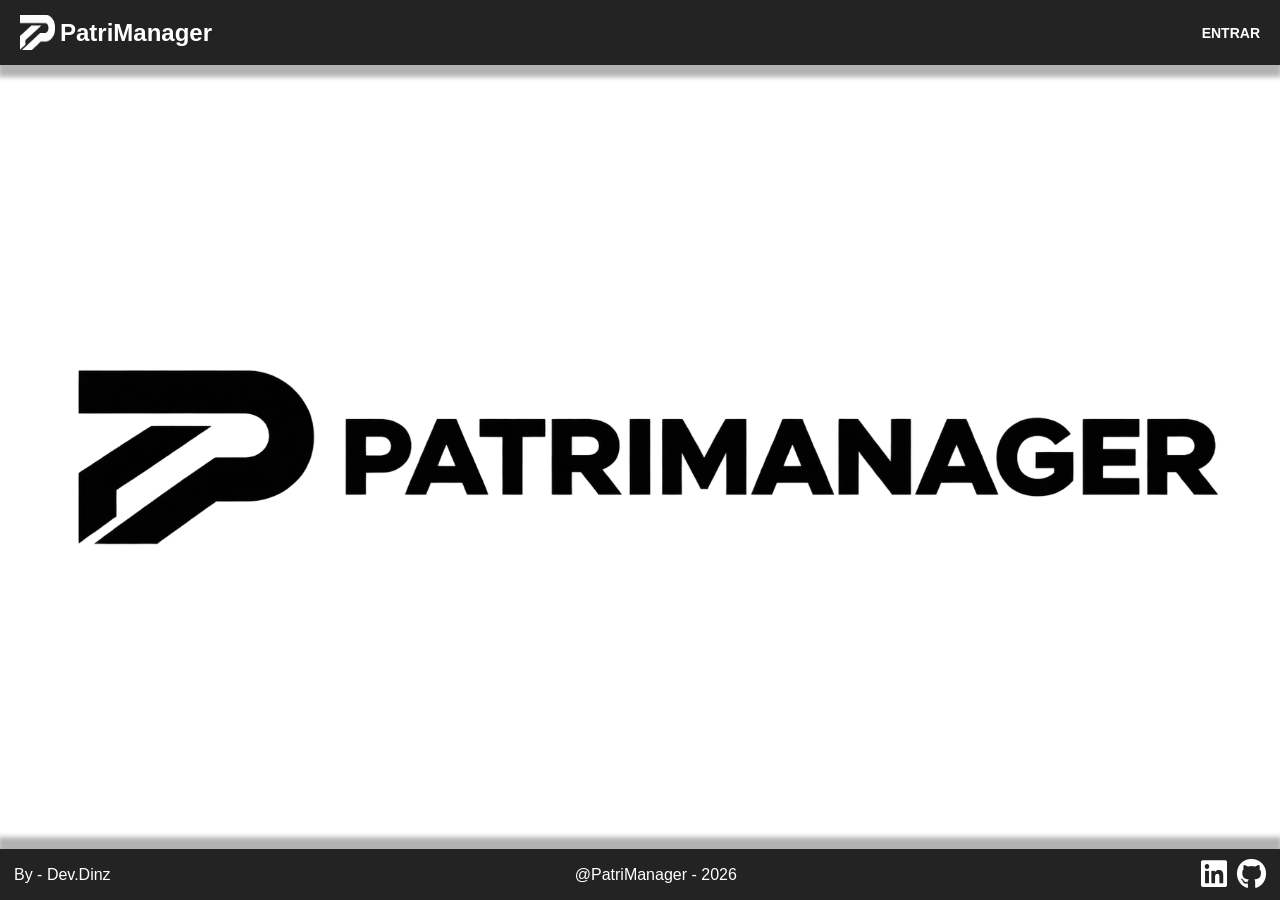
<file: index.html>
<!DOCTYPE html>
<html lang="pt-br">
<head>
    <meta charset="UTF-8">
    <meta name="viewport" content="width=device-width, initial-scale=1.0">
    
    <title> index || PatriManager </title>
    <link rel="shortcut icon" href="public/assets/icons/PatriManagerLogo/icons/iconlogowhite.png" type="image/x-icon">
    
    <link 
        rel="stylesheet" 
        href="src/css/style.css">
    <link 
        rel="stylesheet" 
        href="src/css/responsive/rep_index.css">
    <link
        rel="stylesheet"
        href="https://cdnjs.cloudflare.com/ajax/libs/font-awesome/6.5.2/css/all.min.css">

</head>
<body>

    <header>
        <div id="DivHeader">
            <div id="DivHeaderMain">
                <img src="public/assets/icons/PatriManagerLogo/icons/iconlogowhite.png" alt="">
                <a  href=""> PatriManager </a>
            </div>
            <nav>
                <a class="AHover" href="pages/entrar.html"> ENTRAR </a>
            </nav>
        </div>
    </header>

    <section>
        <div id="divSection">
            <img src="public/assets/icons/PatriManagerLogo/logodark.png" alt="">
        </div>
    </section>

    <footer>
        <p>By - Dev.Dinz</p>
        <p>@PatriManager - 2026</p>

       <div id="divfooter">
            <a class="AHover" href="https://br.linkedin.com/" target="_blank">
                <i class="fa-brands fa-linkedin fa-xl t" style="color: #ffffff;"></i>
            </a>
            <a class="AHover" href="https://github.com/01DinzDev/PatriManager" target="_blank">
                <i class="fa-brands fa-github fa-xl t" style="color: #ffffff;"></i>
            </a>
       </div>
    </footer>

    <script src="src/js/script.js"></script>
    <script src="src/utils/mostrarSenha.js"></script>
    <script src="src/services/autenticacaoService.js"></script>
    
</body>
</html>
</file>
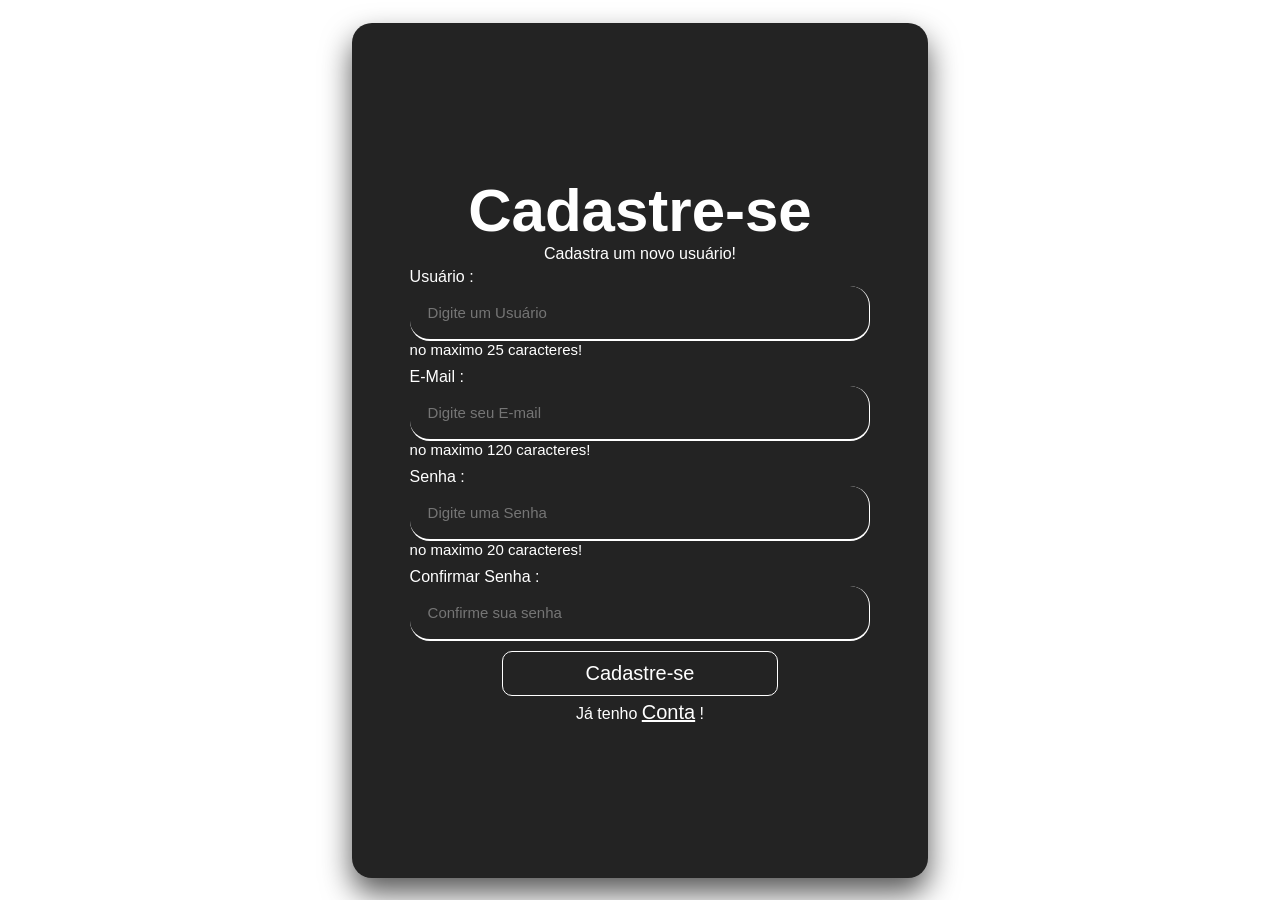
<file: pages/cadastre-se.html>
<!DOCTYPE html>
<html lang="pr-br">
<head>
    <meta charset="UTF-8">
    <meta name="viewport" content="width=device-width, initial-scale=1.0">
    <title> Cadastre-se || PatriManager </title>
    <link rel="shortcut icon" href="favicon.ico" type="image/x-icon">
    <link rel="stylesheet" href="/src/css/cadastre-se.css">
    <link rel="stylesheet" href="/src/css/responsive/r_cadastre-se.css">
</head>
<body>

    <section>
        <div>
            <h1>Cadastre-se</h1>
            <p>Cadastra um novo usuário!</p>
        </div>
        <form action="cadastro" id="formCadastro">

            <div class="DivInput">
                <label for="usuario" > Usuário : </label>
                <input 
                    type="text" 
                    name="usuario" 
                    id="usuario" 
                    minlength="3" 
                    maxlength="25"
                    placeholder="Digite um Usuário"
                    required
                >
                <span>no maximo 25 caracteres! </span>
            </div>

            <div class="DivInput">
                <label for="email" > E-Mail :</label>
                <input 
                    type="email"
                    name="email" 
                    id="email" 
                    minlength="4" 
                    maxlength="120"
                    placeholder="Digite seu E-mail"
                    required
                >
                <span>no maximo 120 caracteres! </span>
            </div>

            <div class="DivInput">
                <label for="senha" > Senha :</label>
                <input 
                    type="password" 
                    name="senha" 
                    id="senha" 
                    minlength="4" 
                    maxlength="20"
                    placeholder="Digite uma Senha"
                    required
                >
                <span>no maximo 20 caracteres! </span>
            </div>

            <div class="DivInput">
                <label for="senhaConfirma" >Confirmar Senha :</label>
                <input 
                    type="password" 
                    name="senhaConfirma" 
                    id="senhaConfirma" 
                    minlength="4" 
                    maxlength="20"
                    placeholder="Confirme sua senha"
                    required
                >
            </div>


            <button type="submit">Cadastre-se</button>
        </form>

        <p>Já tenho <a href="/pages/entrar.html">Conta</a> ! </p>
    </section>
    
    <script src="/src/js/cadastre-se.js"></script>
</body>
</html>
</file>
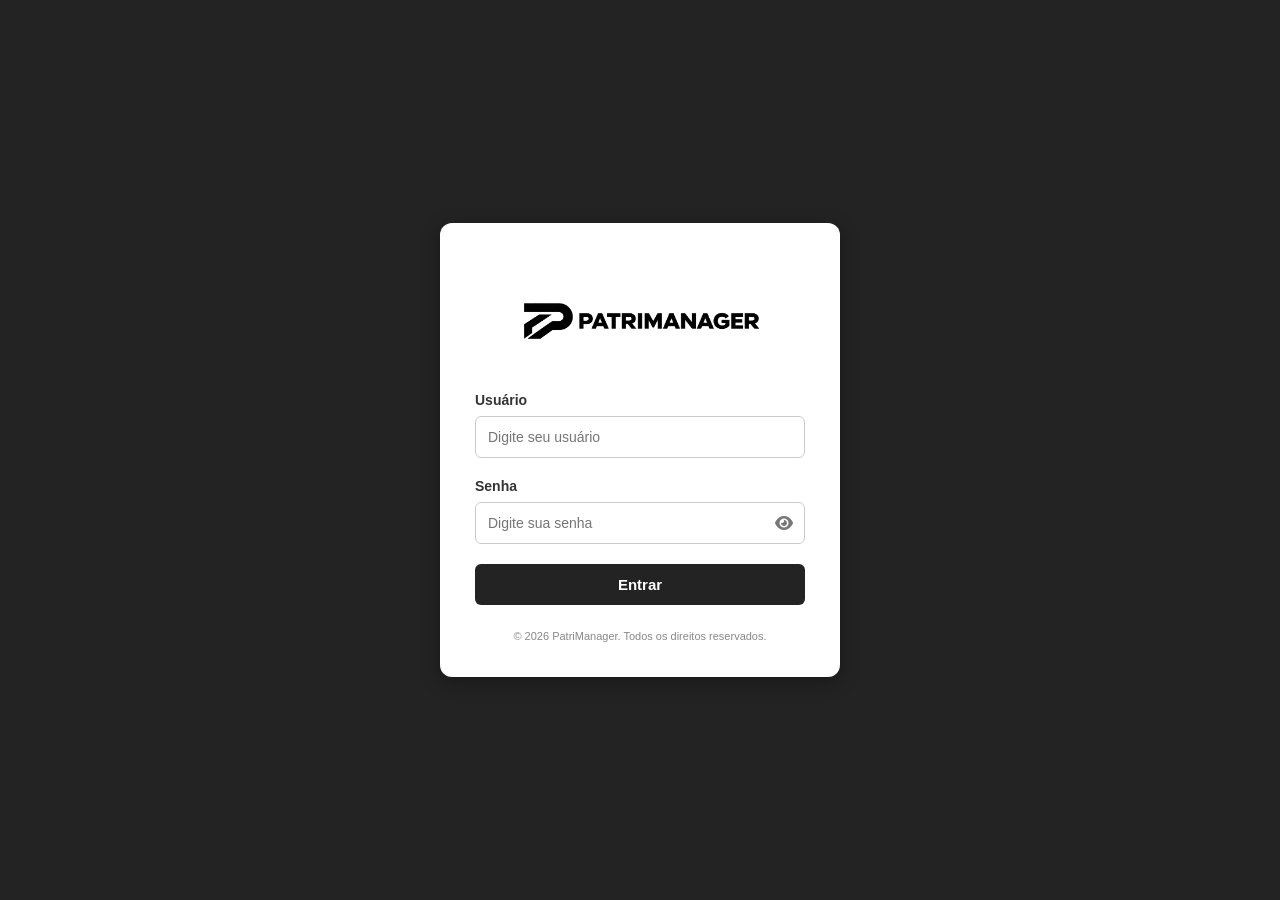
<file: pages/entrar.html>
<!DOCTYPE html>
<html lang="pt-br">
<head>

    <meta charset="UTF-8">
    <meta name="viewport" content="width=device-width, initial-scale=1.0">

    <title>Entrar || PatriManager</title>
    <link rel="shortcut icon" href="../public/assets/icons/PatriManagerLogo/icons/iconlogowhite.png" type="image/x-icon">
    <link 
        rel="stylesheet" 
        href="../src/css/entrar.css">
    <link 
        rel="stylesheet" 
        href="https://cdnjs.cloudflare.com/ajax/libs/font-awesome/6.5.2/css/all.min.css">

</head>

<body>

    <main class="LoginContainer">
        <section class="LoginCard">

            <header class="LoginHeader">
                <img id="imgLoginHeader" src="/public/assets/icons/PatriManagerLogo/logodark.png" alt="">
            </header>

            <form id="formLogin">

                <div class="InputGroup">
                    <label for="login">
                        Usuário
                    </label>

                    <input
                        type="text"
                        id="login"
                        name="login"
                        placeholder="Digite seu usuário"
                        autocomplete="username"
                        required
                    >
                </div>

                <div class="InputGroup">
                    <label for="senha">
                        Senha
                    </label>

                    <div class="PasswordContainer">
                        <input
                            type="password"
                            id="senha"
                            name="senha"
                            placeholder="Digite sua senha"
                            autocomplete="current-password"
                            required
                        >

                        <button
                            type="button"
                            id="toggleSenha"
                            aria-label="Mostrar senha"
                            aria-pressed="false"
                        >
                            <i class="fa-solid fa-eye" aria-hidden="true"></i>
                        </button>
                    </div>
                </div>

                <button type="submit" id="btnLogin">
                    Entrar
                </button>

                <p id="mensagemLogin" role="alert"></p>

            </form>

            <footer class="LoginFooter">
                <p>© 2026 PatriManager. Todos os direitos reservados.</p>
            </footer>

        </section>
    </main>

    <script src="../src/utils/mostrarSenha.js"></script>
    <script src="../src/services/autenticacaoService.js"></script>
    <script src="../src/js/script.js"></script>

</body>
</html>
</file>
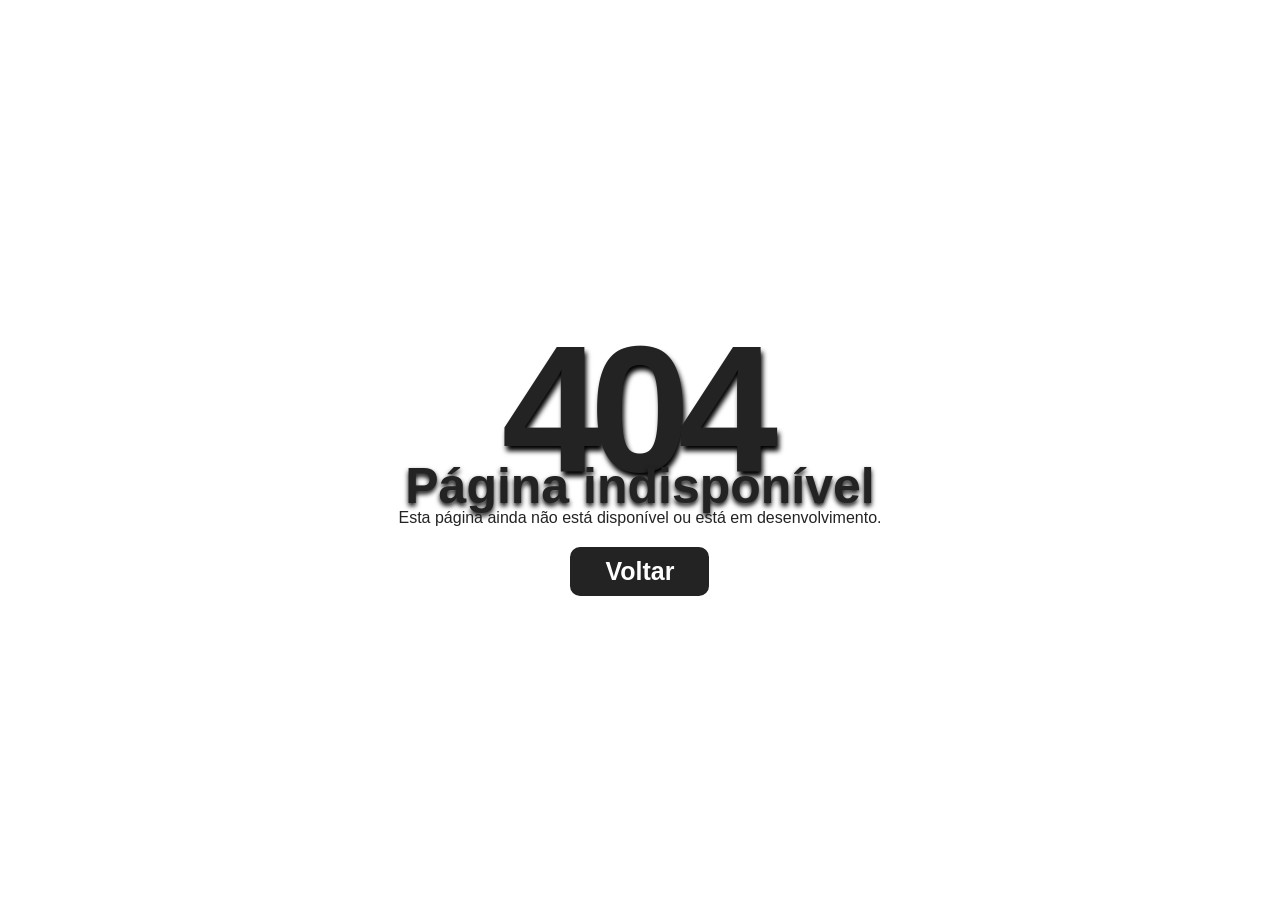
<file: pages/error404.html>
<!DOCTYPE html>
<html lang="pt-br">
<head>
    <meta charset="UTF-8">
    <meta name="viewport" content="width=device-width, initial-scale=1.0">
    <title> Error404 || PatriManager</title>
    <link rel="shortcut icon" href="#" type="image/x-icon">
    <link rel="stylesheet" href="/src/css/error404.css">
    <link rel="stylesheet" href="/src/css/responsive/r_error404.css">

</head>
<body>
    
    <div id="container1">

        <h1>404</h1>
        <div id="div1">
            <h2>Página indisponível</h2>
            <p> Esta página ainda não está disponível ou está em desenvolvimento.</p>
        </div>

        <button id="btn-voltar" >Voltar</button>

    </div>

    <script>
        const btnVoltar = document.getElementById("btn-voltar");

        btnVoltar.addEventListener("click", () => {
            history.back();
        });
    </script>
</body>
</html>
</file>
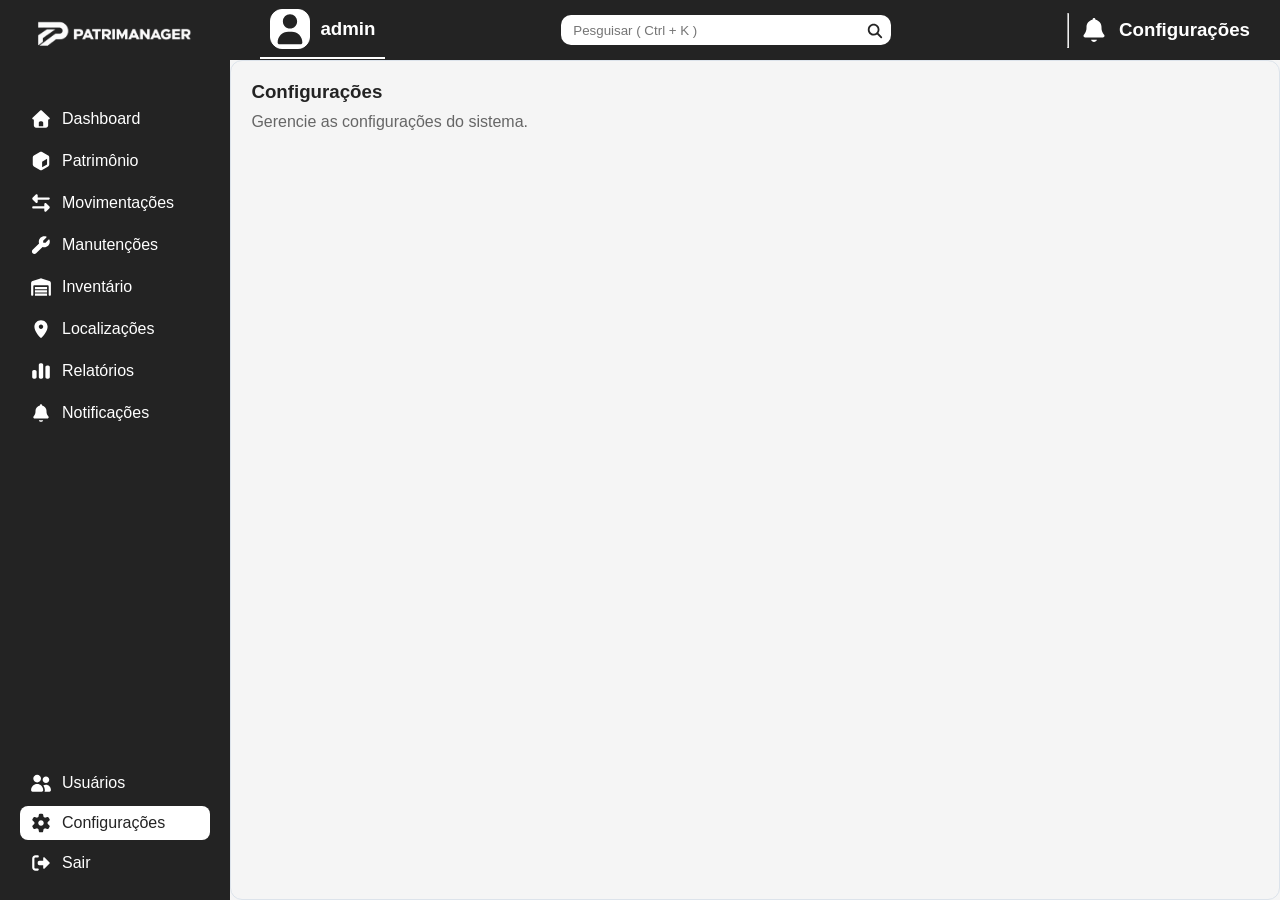
<file: pages/dashbord-pages/configuracoes.html>
<!DOCTYPE html>
<html lang="pt-br">
<head>
    <meta charset="UTF-8">
    <meta name="viewport" content="width=device-width, initial-scale=1.0">
    <title> Configurações || PatriManager </title>
    <link rel="shortcut icon" href="/public/assets/svg/dashbord/svg/Disabled-Icon/ConfiguracaoDisabled.svg" type="image/x-icon">
    <link rel="stylesheet" href="/src/css/dashbord-style/global/global.css">
    <link rel="stylesheet" href="/src/css/dashbord-style/responsive/responsive.css">
</head>
<body>

    <section class="dashboard">

        <aside class="sidebar">

            <div class="logo">
                <img src="/public/assets/icons/logomain/logowhite.png" alt="PatriManager">
            </div>

            <nav class="menu">

                <a href="home.html" class="menu-item">
                    <img src="/public/assets/svg/dashbord/svg/Disabled-Icon/HomeDisabled.svg" alt="">
                    <span>Dashboard</span>
                </a>

                <a href="patrimonio.html" class="menu-item">
                    <img src="/public/assets/svg/dashbord/svg/Disabled-Icon/PatrimoniosDisabled.svg" alt="">
                    <span>Patrimônio</span>
                </a>

                <a href="movimentacoes.html" class="menu-item">
                    <img src="/public/assets/svg/dashbord/svg/Disabled-Icon/MovimentacaoDisabled.svg" alt="">
                    <span>Movimentações</span>
                </a>

                <a href="manutencoes.html" class="menu-item">
                    <img src="/public/assets/svg/dashbord/svg/Disabled-Icon/ManutencaoDisabled.svg" alt="">
                    <span>Manutenções</span>
                </a>

                <a href="inventario.html" class="menu-item">
                    <img src="/public/assets/svg/dashbord/svg/Disabled-Icon/InventarioDisabled.svg" alt="">
                    <span>Inventário</span>
                </a>

                <a href="localizacoes.html" class="menu-item">
                    <img src="/public/assets/svg/dashbord/svg/Disabled-Icon/LocationDisabled.svg" alt="">
                    <span>Localizações</span>
                </a>

                <a href="relatorios.html" class="menu-item">
                    <img src="/public/assets/svg/dashbord/svg/Disabled-Icon/RelatoriosDisabled.svg" alt="">
                    <span>Relatórios</span>
                </a>

                <a href="notificacoes.html" class="menu-item">
                    <img src="/public/assets/svg/dashbord/svg/Disabled-Icon/NotificacoesDisabled.svg" alt="">
                    <span>Notificações</span>
                </a>

            </nav>

            <div class="sidebar-bottom">

                <a href="usuarios.html" class="menu-item">
                    <img src="/public/assets/svg/dashbord/svg/Disabled-Icon/UserDisabled.svg" alt="">
                    <span>Usuários</span>
                </a>

                <a href="configuracoes.html" class="menu-item selected">
                    <img src="/public/assets/svg/dashbord/svg/Selected-Icon/ConfiguracaoSelected.svg" alt="">
                    <span>Configurações</span>
                </a>

                <a href="/pages/entrar.html" class="menu-item sair">
                    <img src="/public/assets/svg/dashbord/svg/SaidaI.svg" alt="">
                    <span>Sair</span>
                </a>

            </div>

        </aside>

        <main class="conteudo">

            <header class="header">

                <div id="Usuarios_Log">
                    <img id="Usuarios_Log_Img" src="/public/assets/svg/dashbord/svg/UserBase.svg" alt="">
                    <h3>admin</h3>
                </div>

                
                <div id="Find_Div">
                    <input placeholder="Pesguisar ( Ctrl + K ) " id="inputFind" type="text">
                    <button id="ButtonFind"><img src="/public/assets/svg/dashbord/svg/Find_Icon.svg" alt=""></button>
                </div>


                <div id="EndHeeader">
                
                    <hr class="HrHeeader">

                <a id="aHeader" href="notificacoes.html">
                    <img src="/public/assets/svg/dashbord/svg/Disabled-Icon/NotificacoesDisabled.svg" alt="">
                </a>


                <h3>Configurações</h3>
                </div>                
            </header>

            <section class="pagina">
                <h1>Configurações</h1>
                <p>Gerencie as configurações do sistema.</p>
            </section>

        </main>

    </section>

    <script src="/src/utils/pesguisaAtalho.js"></script>

</body>
</html>
</file>
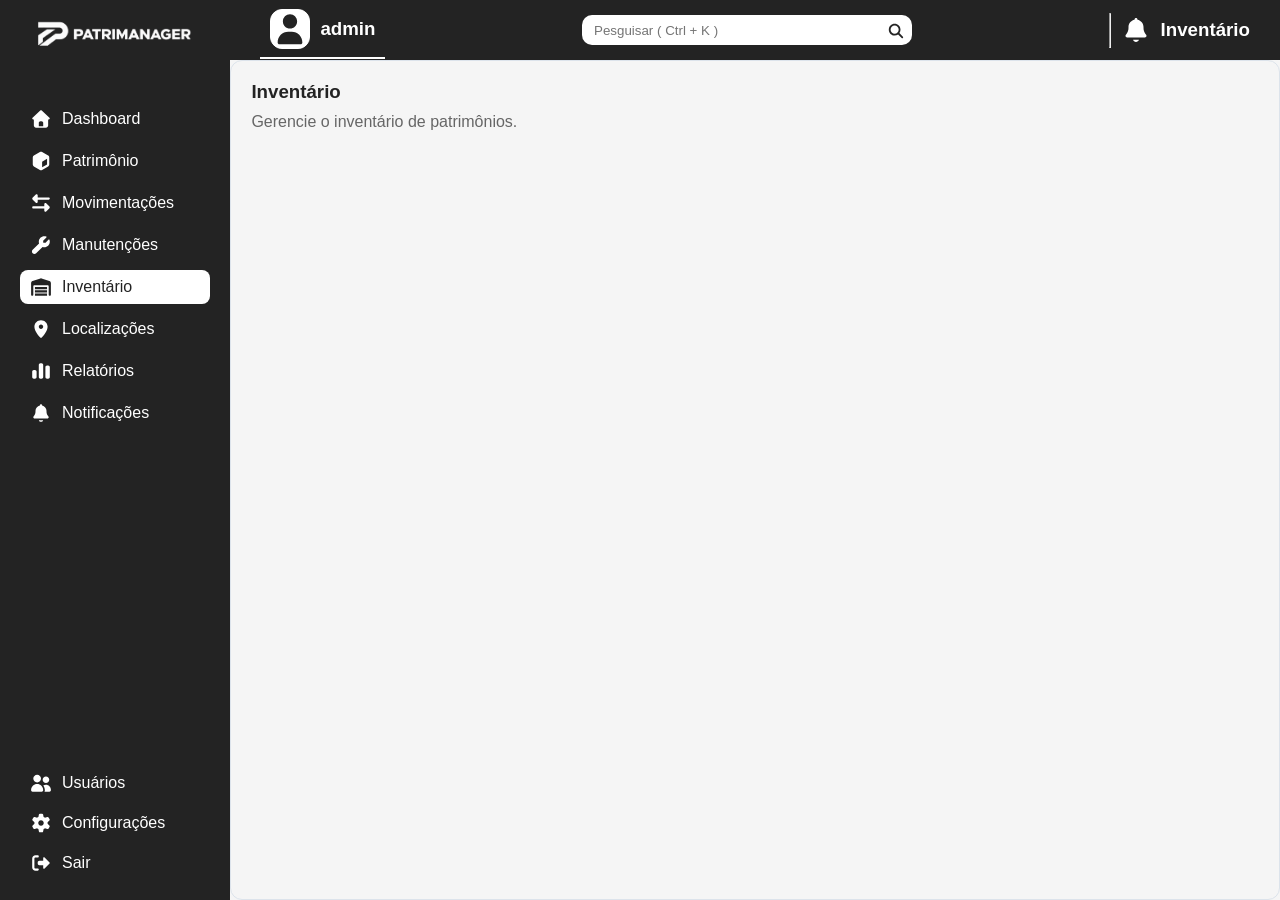
<file: pages/dashbord-pages/inventario.html>
<!DOCTYPE html>
<html lang="pt-br">

<head>
    <meta charset="UTF-8">
    <meta name="viewport" content="width=device-width, initial-scale=1.0">

    <title>Inventário || PatriManager</title>

    <link rel="shortcut icon"
        href="/public/assets/svg/dashbord/svg/Disabled-Icon/InventarioDisabled.svg"
        type="image/x-icon">

    <link rel="stylesheet"
        href="/src/css/dashbord-style/global/global.css">
    <link rel="stylesheet" href="/src/css/dashbord-style/responsive/responsive.css">
</head>

<body>

    <section class="dashboard">

        <aside class="sidebar">

            <div class="logo">
                <img src="/public/assets/icons/logomain/logowhite.png" alt="PatriManager">
            </div>

            <nav class="menu">

                <a href="home.html" class="menu-item">
                    <img src="/public/assets/svg/dashbord/svg/Disabled-Icon/HomeDisabled.svg" alt="">
                    <span>Dashboard</span>
                </a>

                <a href="patrimonio.html" class="menu-item">
                    <img src="/public/assets/svg/dashbord/svg/Disabled-Icon/PatrimoniosDisabled.svg" alt="">
                    <span>Patrimônio</span>
                </a>

                <a href="movimentacoes.html" class="menu-item">
                    <img src="/public/assets/svg/dashbord/svg/Disabled-Icon/MovimentacaoDisabled.svg" alt="">
                    <span>Movimentações</span>
                </a>

                <a href="manutencoes.html" class="menu-item">
                    <img src="/public/assets/svg/dashbord/svg/Disabled-Icon/ManutencaoDisabled.svg" alt="">
                    <span>Manutenções</span>
                </a>

                <a href="inventario.html" class="menu-item selected">
                    <img src="/public/assets/svg/dashbord/svg/Selected-Icon/InventarioSelected.svg" alt="">
                    <span>Inventário</span>
                </a>

                <a href="localizacoes.html" class="menu-item">
                    <img src="/public/assets/svg/dashbord/svg/Disabled-Icon/LocationDisabled.svg" alt="">
                    <span>Localizações</span>
                </a>

                <a href="relatorios.html" class="menu-item">
                    <img src="/public/assets/svg/dashbord/svg/Disabled-Icon/RelatoriosDisabled.svg" alt="">
                    <span>Relatórios</span>
                </a>

                <a href="notificacoes.html" class="menu-item">
                    <img src="/public/assets/svg/dashbord/svg/Disabled-Icon/NotificacoesDisabled.svg" alt="">
                    <span>Notificações</span>
                </a>

            </nav>

            <div class="sidebar-bottom">

                <a href="usuarios.html" class="menu-item">
                    <img src="/public/assets/svg/dashbord/svg/Disabled-Icon/UserDisabled.svg" alt="">
                    <span>Usuários</span>
                </a>

                <a href="configuracoes.html" class="menu-item">
                    <img src="/public/assets/svg/dashbord/svg/Disabled-Icon/ConfiguracaoDisabled.svg" alt="">
                    <span>Configurações</span>
                </a>

                <a href="/pages/entrar.html" class="menu-item sair">
                    <img src="/public/assets/svg/dashbord/svg/SaidaI.svg" alt="">
                    <span>Sair</span>
                </a>

            </div>

        </aside>

        <main class="conteudo">

            <header class="header">

                <div id="Usuarios_Log">
                    <img id="Usuarios_Log_Img" src="/public/assets/svg/dashbord/svg/UserBase.svg" alt="">
                    <h3>admin</h3>
                </div>

                <div id="Find_Div">
                    <input placeholder="Pesguisar ( Ctrl + K ) " id="inputFind" type="text">
                    <button id="ButtonFind"><img src="/public/assets/svg/dashbord/svg/Find_Icon.svg" alt=""></button>
                    
                </div>

                <div id="EndHeeader">

                <hr class="HrHeeader">

                <a id="aHeader" href="notificacoes.html">
                    <img src="/public/assets/svg/dashbord/svg/Disabled-Icon/NotificacoesDisabled.svg" alt="">
                </a>

                <h3>Inventário</h3>
                </div>

            </header>

            <section class="pagina">

                <h1>Inventário</h1>

                <p>
                    Gerencie o inventário de patrimônios.
                </p>

            </section>

        </main>

    </section>

    <script src="/src/utils/pesguisaAtalho.js"></script>

</body>

</html>
</file>
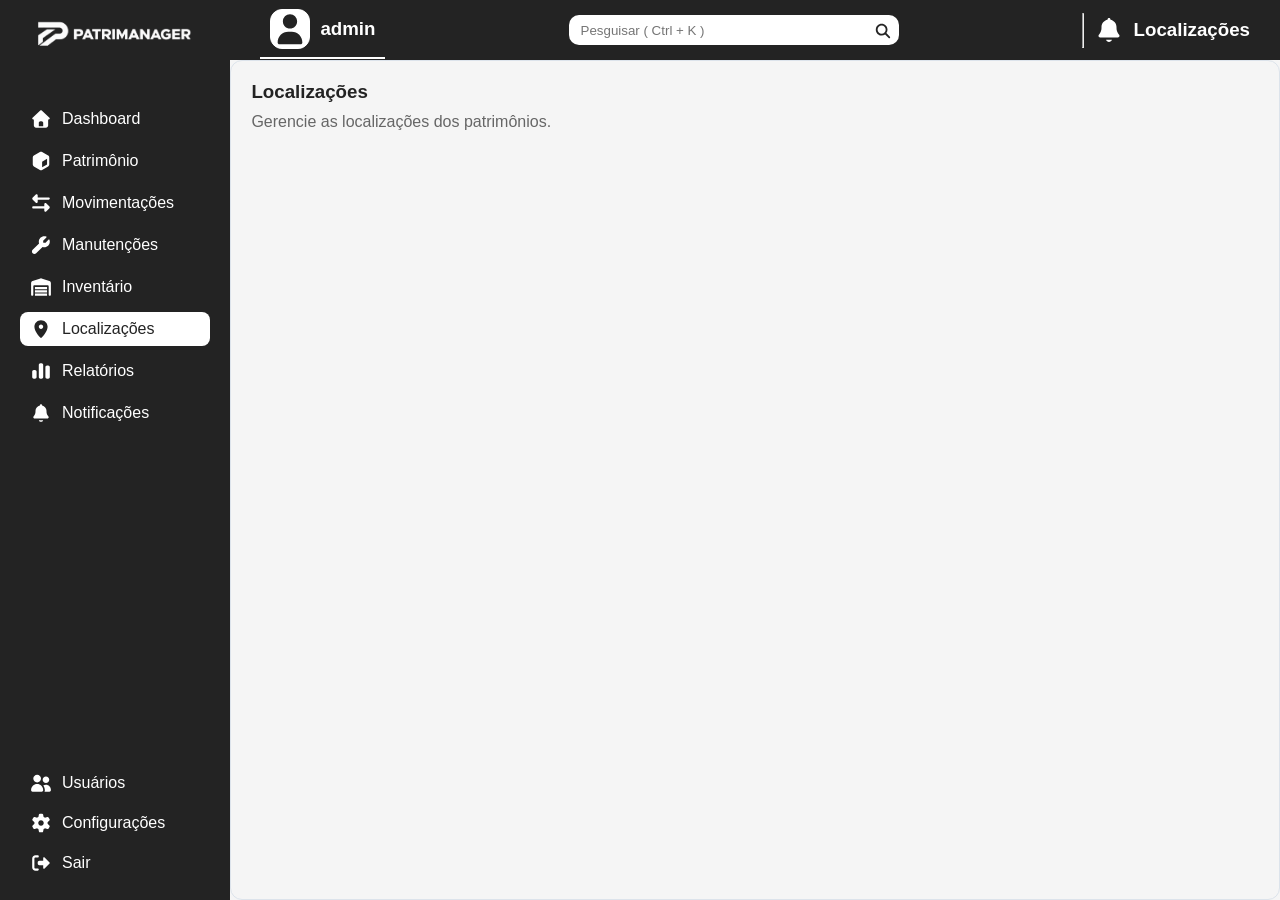
<file: pages/dashbord-pages/localizacoes.html>
<!DOCTYPE html>
<html lang="pt-br">

<head>
    <meta charset="UTF-8">
    <meta name="viewport" content="width=device-width, initial-scale=1.0">

    <title>Localizações || PatriManager</title>

    <link rel="shortcut icon"
        href="/public/assets/svg/dashbord/svg/Disabled-Icon/LocationDisabled.svg"
        type="image/x-icon">

    <link rel="stylesheet"
        href="/src/css/dashbord-style/global/global.css">
    <link rel="stylesheet" href="/src/css/dashbord-style/responsive/responsive.css">
</head>

<body>

    <section class="dashboard">

        <aside class="sidebar">

            <div class="logo">
                <img src="/public/assets/icons/logomain/logowhite.png" alt="PatriManager">
            </div>

            <nav class="menu">

                <a href="home.html" class="menu-item">
                    <img src="/public/assets/svg/dashbord/svg/Disabled-Icon/HomeDisabled.svg" alt="">
                    <span>Dashboard</span>
                </a>

                <a href="patrimonio.html" class="menu-item">
                    <img src="/public/assets/svg/dashbord/svg/Disabled-Icon/PatrimoniosDisabled.svg" alt="">
                    <span>Patrimônio</span>
                </a>

                <a href="movimentacoes.html" class="menu-item">
                    <img src="/public/assets/svg/dashbord/svg/Disabled-Icon/MovimentacaoDisabled.svg" alt="">
                    <span>Movimentações</span>
                </a>

                <a href="manutencoes.html" class="menu-item">
                    <img src="/public/assets/svg/dashbord/svg/Disabled-Icon/ManutencaoDisabled.svg" alt="">
                    <span>Manutenções</span>
                </a>

                <a href="inventario.html" class="menu-item">
                    <img src="/public/assets/svg/dashbord/svg/Disabled-Icon/InventarioDisabled.svg" alt="">
                    <span>Inventário</span>
                </a>

                <a href="localizacoes.html" class="menu-item selected">
                    <img src="/public/assets/svg/dashbord/svg/Selected-Icon/LocationSelected.svg" alt="">
                    <span>Localizações</span>
                </a>

                <a href="relatorios.html" class="menu-item">
                    <img src="/public/assets/svg/dashbord/svg/Disabled-Icon/RelatoriosDisabled.svg" alt="">
                    <span>Relatórios</span>
                </a>

                <a href="notificacoes.html" class="menu-item">
                    <img src="/public/assets/svg/dashbord/svg/Disabled-Icon/NotificacoesDisabled.svg" alt="">
                    <span>Notificações</span>
                </a>

            </nav>

            <div class="sidebar-bottom">

                <a href="usuarios.html" class="menu-item">
                    <img src="/public/assets/svg/dashbord/svg/Disabled-Icon/UserDisabled.svg" alt="">
                    <span>Usuários</span>
                </a>

                <a href="configuracoes.html" class="menu-item">
                    <img src="/public/assets/svg/dashbord/svg/Disabled-Icon/ConfiguracaoDisabled.svg" alt="">
                    <span>Configurações</span>
                </a>

                <a href="/pages/entrar.html" class="menu-item sair">
                    <img src="/public/assets/svg/dashbord/svg/SaidaI.svg" alt="">
                    <span>Sair</span>
                </a>

            </div>

        </aside>

        <main class="conteudo">

            <header class="header">

                <div id="Usuarios_Log">
                    <img id="Usuarios_Log_Img" src="/public/assets/svg/dashbord/svg/UserBase.svg" alt="">
                    <h3>admin</h3>
                </div>

                <div id="Find_Div">
                    <input placeholder="Pesguisar ( Ctrl + K ) " id="inputFind" type="text">
                    <button id="ButtonFind"><img src="/public/assets/svg/dashbord/svg/Find_Icon.svg" alt=""></button>
                    
                </div>


                <div id="EndHeeader">

                <hr class="HrHeeader">

                <a id="aHeader" href="notificacoes.html">
                    <img src="/public/assets/svg/dashbord/svg/Disabled-Icon/NotificacoesDisabled.svg" alt="">
                </a>

                <h3>Localizações</h3>
                </div>

            </header>

            <section class="pagina">

                <h1>Localizações</h1>

                <p>
                    Gerencie as localizações dos patrimônios.
                </p>

            </section>

        </main>

    </section>

    <script src="/src/utils/pesguisaAtalho.js"></script>

</body>

</html>
</file>
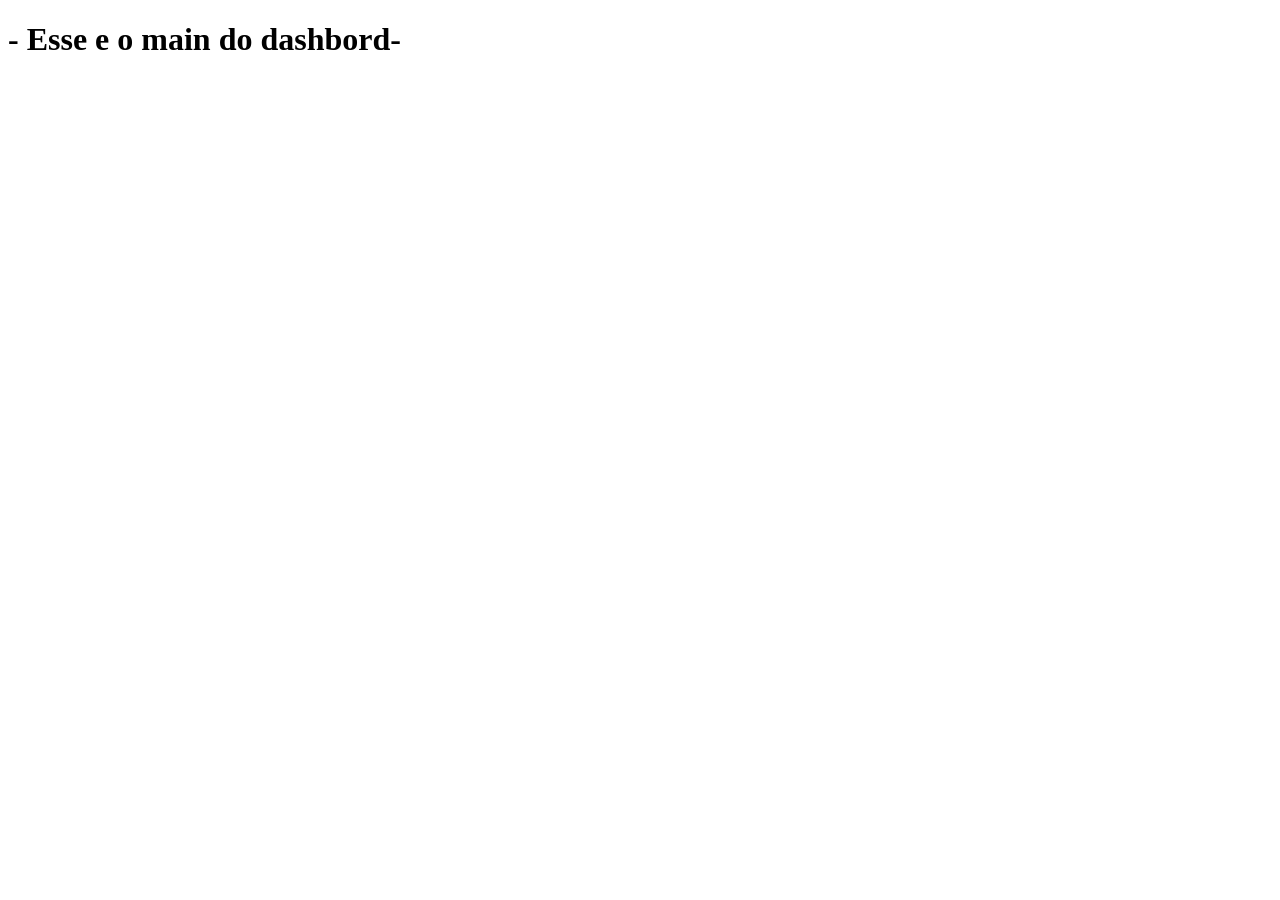
<file: pages/dashbord-pages/main.html>
<!DOCTYPE html>
<html lang="pt">
<head>
    <meta charset="UTF-8">
    <meta name="viewport" content="width=device-width, initial-scale=1.0">
    <title> Dashboard || PatriManager </title>
</head>
<body>
    <h1>- Esse e o main do dashbord-</h1>
</body>
</html>
</file>
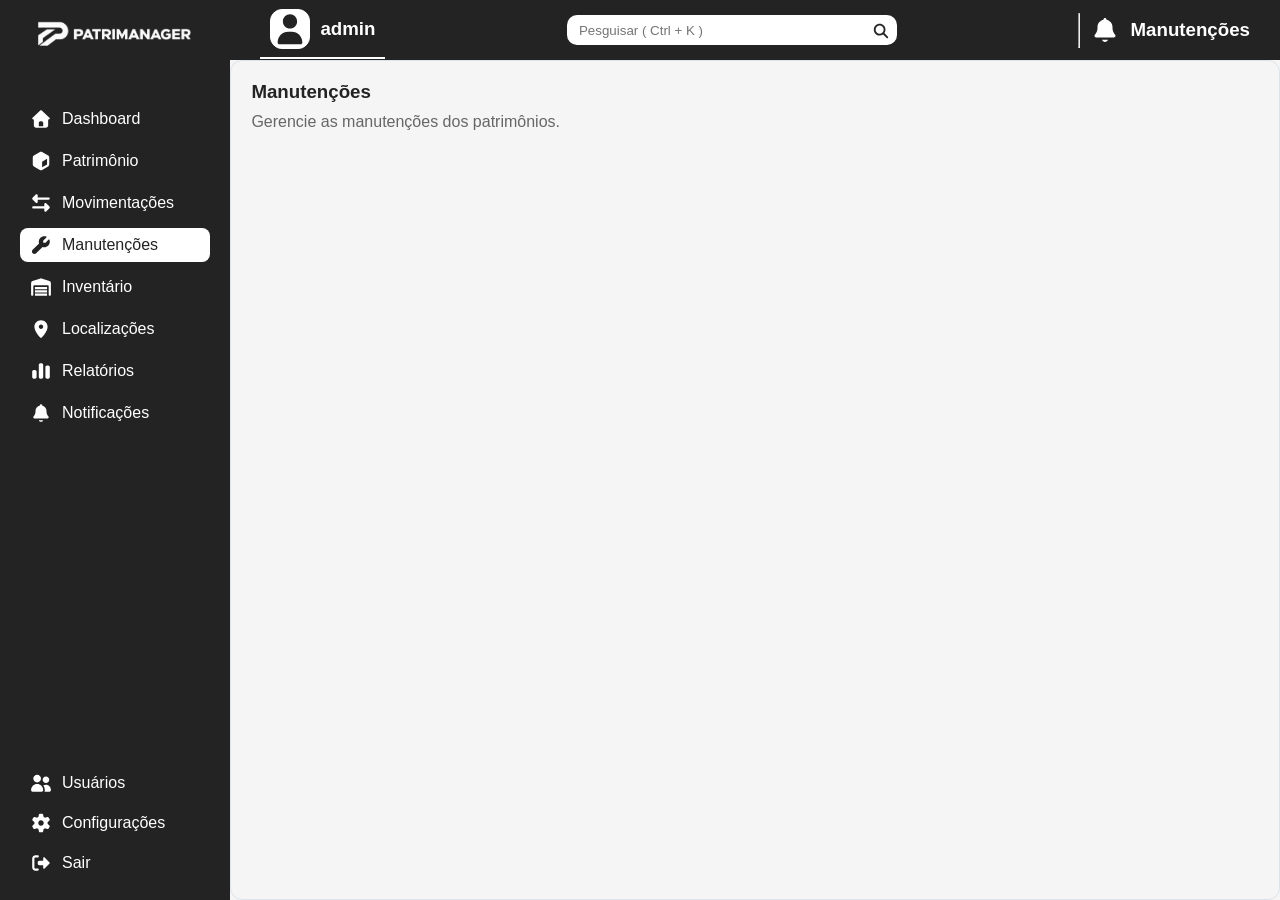
<file: pages/dashbord-pages/manutencoes.html>
<!DOCTYPE html>
<html lang="pt-br">

<head>
    <meta charset="UTF-8">
    <meta name="viewport" content="width=device-width, initial-scale=1.0">

    <title>Manutenções || PatriManager</title>

    <link rel="shortcut icon"
        href="/public/assets/svg/dashbord/svg/Disabled-Icon/ManutencaoDisabled.svg"
        type="image/x-icon">

    <link rel="stylesheet"
        href="/src/css/dashbord-style/global/global.css">
    <link rel="stylesheet" href="/src/css/dashbord-style/responsive/responsive.css">
</head>

<body>

    <section class="dashboard">

        <aside class="sidebar">

            <div class="logo">
                <img src="/public/assets/icons/logomain/logowhite.png" alt="PatriManager">
            </div>

            <nav class="menu">

                <a href="home.html" class="menu-item">
                    <img src="/public/assets/svg/dashbord/svg/Disabled-Icon/HomeDisabled.svg" alt="">
                    <span>Dashboard</span>
                </a>

                <a href="patrimonio.html" class="menu-item">
                    <img src="/public/assets/svg/dashbord/svg/Disabled-Icon/PatrimoniosDisabled.svg" alt="">
                    <span>Patrimônio</span>
                </a>

                <a href="movimentacoes.html" class="menu-item">
                    <img src="/public/assets/svg/dashbord/svg/Disabled-Icon/MovimentacaoDisabled.svg" alt="">
                    <span>Movimentações</span>
                </a>

                <a href="manutencoes.html" class="menu-item selected">
                    <img src="/public/assets/svg/dashbord/svg/Selected-Icon/ManutencaoSelected.svg" alt="">
                    <span>Manutenções</span>
                </a>

                <a href="inventario.html" class="menu-item">
                    <img src="/public/assets/svg/dashbord/svg/Disabled-Icon/InventarioDisabled.svg" alt="">
                    <span>Inventário</span>
                </a>

                <a href="localizacoes.html" class="menu-item">
                    <img src="/public/assets/svg/dashbord/svg/Disabled-Icon/LocationDisabled.svg" alt="">
                    <span>Localizações</span>
                </a>

                <a href="relatorios.html" class="menu-item">
                    <img src="/public/assets/svg/dashbord/svg/Disabled-Icon/RelatoriosDisabled.svg" alt="">
                    <span>Relatórios</span>
                </a>

                <a href="notificacoes.html" class="menu-item">
                    <img src="/public/assets/svg/dashbord/svg/Disabled-Icon/NotificacoesDisabled.svg" alt="">
                    <span>Notificações</span>
                </a>

            </nav>

            <div class="sidebar-bottom">

                <a href="usuarios.html" class="menu-item">
                    <img src="/public/assets/svg/dashbord/svg/Disabled-Icon/UserDisabled.svg" alt="">
                    <span>Usuários</span>
                </a>

                <a href="configuracoes.html" class="menu-item">
                    <img src="/public/assets/svg/dashbord/svg/Disabled-Icon/ConfiguracaoDisabled.svg" alt="">
                    <span>Configurações</span>
                </a>

                <a href="/pages/entrar.html" class="menu-item sair">
                    <img src="/public/assets/svg/dashbord/svg/SaidaI.svg" alt="">
                    <span>Sair</span>
                </a>

            </div>

        </aside>

        <main class="conteudo">

            <header class="header">

                <div id="Usuarios_Log">
                    <img id="Usuarios_Log_Img" src="/public/assets/svg/dashbord/svg/UserBase.svg" alt="">
                    <h3>admin</h3>
                </div>

                <div id="Find_Div">
                    <input placeholder="Pesguisar ( Ctrl + K ) " id="inputFind" type="text">
                    <button id="ButtonFind"><img src="/public/assets/svg/dashbord/svg/Find_Icon.svg" alt=""></button>

                </div>


                <div id="EndHeeader">

                    <hr class="HrHeeader">

                <a id="aHeader" href="notificacoes.html">
                    <img src="/public/assets/svg/dashbord/svg/Disabled-Icon/NotificacoesDisabled.svg" alt="">
                </a>

                <h3>Manutenções</h3>
                </div>

            </header>

            <section class="pagina">

                <h1>Manutenções</h1>

                <p>
                    Gerencie as manutenções dos patrimônios.
                </p>

            </section>

        </main>

    </section>

    <script src="/src/utils/pesguisaAtalho.js"></script>
    
</body>

</html>
</file>
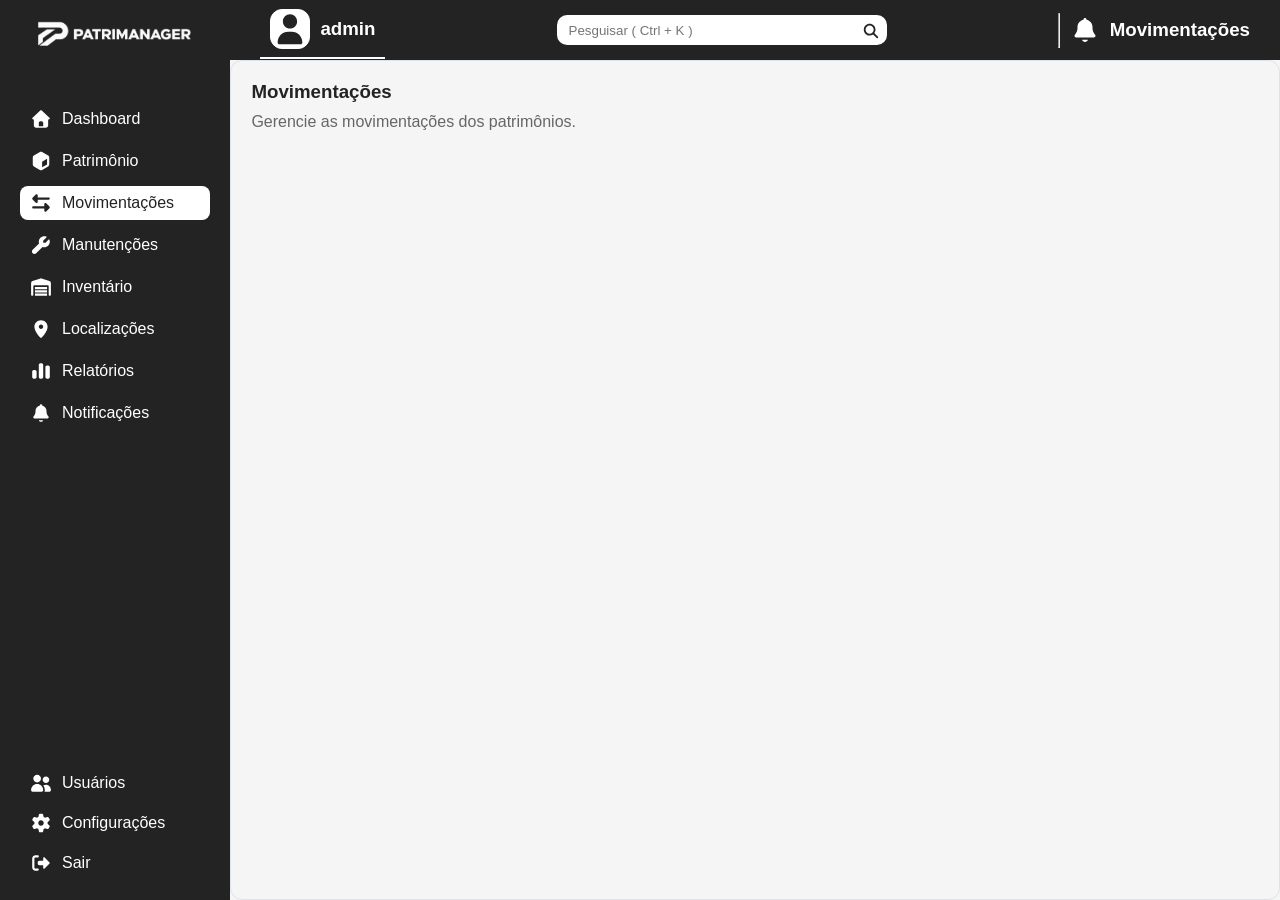
<file: pages/dashbord-pages/movimentacoes.html>
<!DOCTYPE html>
<html lang="pt-br">

<head>
    <meta charset="UTF-8">
    <meta name="viewport" content="width=device-width, initial-scale=1.0">

    <title>Movimentações || PatriManager</title>

    <link rel="shortcut icon"
        href="/public/assets/svg/dashbord/svg/Disabled-Icon/MovimentacaoDisabled.svg"
        type="image/x-icon">

    <link rel="stylesheet"
        href="/src/css/dashbord-style/global/global.css">
    <link rel="stylesheet" href="/src/css/dashbord-style/responsive/responsive.css">
</head>

<body>

    <section class="dashboard">

        <aside class="sidebar">

            <div class="logo">
                <img src="/public/assets/icons/logomain/logowhite.png" alt="PatriManager">
            </div>

            <nav class="menu">

                <a href="home.html" class="menu-item">
                    <img src="/public/assets/svg/dashbord/svg/Disabled-Icon/HomeDisabled.svg" alt="">
                    <span>Dashboard</span>
                </a>

                <a href="patrimonio.html" class="menu-item">
                    <img src="/public/assets/svg/dashbord/svg/Disabled-Icon/PatrimoniosDisabled.svg" alt="">
                    <span>Patrimônio</span>
                </a>

                <a href="movimentacoes.html" class="menu-item selected">
                    <img src="/public/assets/svg/dashbord/svg/Selected-Icon/MovimentacaoSelected.svg" alt="">
                    <span>Movimentações</span>
                </a>

                <a href="manutencoes.html" class="menu-item">
                    <img src="/public/assets/svg/dashbord/svg/Disabled-Icon/ManutencaoDisabled.svg" alt="">
                    <span>Manutenções</span>
                </a>

                <a href="inventario.html" class="menu-item">
                    <img src="/public/assets/svg/dashbord/svg/Disabled-Icon/InventarioDisabled.svg" alt="">
                    <span>Inventário</span>
                </a>

                <a href="localizacoes.html" class="menu-item">
                    <img src="/public/assets/svg/dashbord/svg/Disabled-Icon/LocationDisabled.svg" alt="">
                    <span>Localizações</span>
                </a>

                <a href="relatorios.html" class="menu-item">
                    <img src="/public/assets/svg/dashbord/svg/Disabled-Icon/RelatoriosDisabled.svg" alt="">
                    <span>Relatórios</span>
                </a>

                <a href="notificacoes.html" class="menu-item">
                    <img src="/public/assets/svg/dashbord/svg/Disabled-Icon/NotificacoesDisabled.svg" alt="">
                    <span>Notificações</span>
                </a>

            </nav>

            <div class="sidebar-bottom">

                <a href="usuarios.html" class="menu-item">
                    <img src="/public/assets/svg/dashbord/svg/Disabled-Icon/UserDisabled.svg" alt="">
                    <span>Usuários</span>
                </a>

                <a href="configuracoes.html" class="menu-item">
                    <img src="/public/assets/svg/dashbord/svg/Disabled-Icon/ConfiguracaoDisabled.svg" alt="">
                    <span>Configurações</span>
                </a>

                <a href="/pages/entrar.html" class="menu-item sair">
                    <img src="/public/assets/svg/dashbord/svg/SaidaI.svg" alt="">
                    <span>Sair</span>
                </a>

            </div>

        </aside>

        <main class="conteudo">

            <header class="header">

                <div id="Usuarios_Log">
                    <img id="Usuarios_Log_Img" src="/public/assets/svg/dashbord/svg/UserBase.svg" alt="">
                    <h3>admin</h3>
                </div>

                <div id="Find_Div">
                    <input placeholder="Pesguisar ( Ctrl + K ) " id="inputFind" type="text">
                    <button id="ButtonFind"><img src="/public/assets/svg/dashbord/svg/Find_Icon.svg" alt=""></button>
                    
                </div>


                <div id="EndHeeader">

                    <hr class="HrHeeader">

                <a id="aHeader" href="notificacoes.html">
                    <img src="/public/assets/svg/dashbord/svg/Disabled-Icon/NotificacoesDisabled.svg" alt="">
                </a>

                <h3>Movimentações</h3>
                
                </div>

            </header>

            <section class="pagina">

                <h1>Movimentações</h1>

                <p>
                    Gerencie as movimentações dos patrimônios.
                </p>

            </section>

        </main>

    </section>

    <script src="/src/utils/pesguisaAtalho.js"></script>

</body>

</html>
</file>
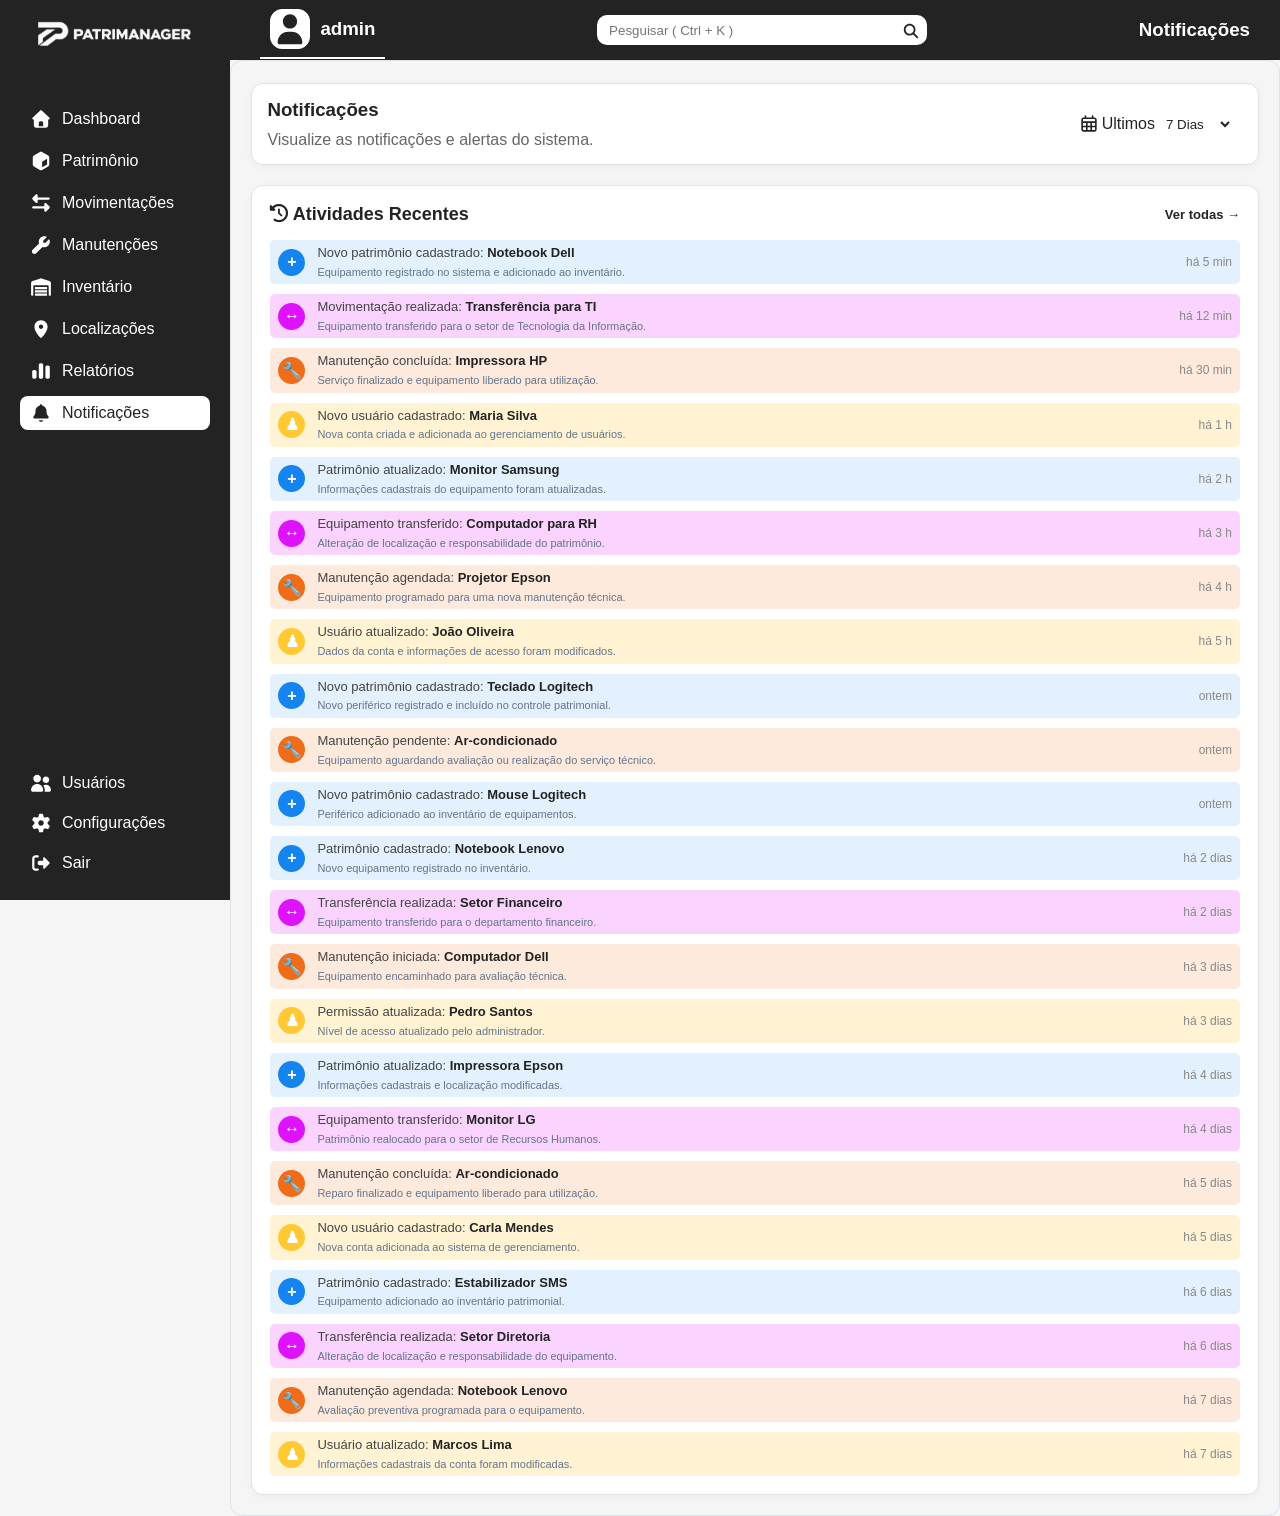
<file: pages/dashbord-pages/notificacoes.html>
<!DOCTYPE html>
<html lang="pt-br">
<head>
    <meta charset="UTF-8">
    <meta name="viewport" content="width=device-width, initial-scale=1.0">
    <title>Notificações || PatriManager</title>
    <link 
        rel="shortcut icon" 
        href="/public/assets/svg/dashbord/svg/Disabled-Icon/NotificacoesDisabled.svg" type="image/x-icon">
    <link 
        rel="stylesheet" 
        href="/src/css/dashbord-style/global/global.css">
    <link 
        rel="stylesheet" 
        href="/src/css/dashbord-style/responsive/responsive.css">
    <link
        rel="stylesheet"
        href="https://cdnjs.cloudflare.com/ajax/libs/font-awesome/6.5.2/css/all.min.css">
</head>
<body>

    <section class="dashboard">

        <aside class="sidebar">

            <div class="logo">
                <img src="/public/assets/icons/logomain/logowhite.png" alt="PatriManager">
            </div>

            <nav class="menu">

                <a href="home.html" class="menu-item">
                    <img src="/public/assets/svg/dashbord/svg/Disabled-Icon/HomeDisabled.svg" alt="">
                    <span>Dashboard</span>
                </a>

                <a href="patrimonio.html" class="menu-item">
                    <img src="/public/assets/svg/dashbord/svg/Disabled-Icon/PatrimoniosDisabled.svg" alt="">
                    <span>Patrimônio</span>
                </a>

                <a href="movimentacoes.html" class="menu-item">
                    <img src="/public/assets/svg/dashbord/svg/Disabled-Icon/MovimentacaoDisabled.svg" alt="">
                    <span>Movimentações</span>
                </a>

                <a href="manutencoes.html" class="menu-item">
                    <img src="/public/assets/svg/dashbord/svg/Disabled-Icon/ManutencaoDisabled.svg" alt="">
                    <span>Manutenções</span>
                </a>

                <a href="inventario.html" class="menu-item">
                    <img src="/public/assets/svg/dashbord/svg/Disabled-Icon/InventarioDisabled.svg" alt="">
                    <span>Inventário</span>
                </a>

                <a href="localizacoes.html" class="menu-item">
                    <img src="/public/assets/svg/dashbord/svg/Disabled-Icon/LocationDisabled.svg" alt="">
                    <span>Localizações</span>
                </a>

                <a href="relatorios.html" class="menu-item">
                    <img src="/public/assets/svg/dashbord/svg/Disabled-Icon/RelatoriosDisabled.svg" alt="">
                    <span>Relatórios</span>
                </a>

                <a href="notificacoes.html" class="menu-item selected">
                    <img src="/public/assets/svg/dashbord/svg/Selected-Icon/NotificacoesSelected.svg" alt="">
                    <span>Notificações</span>
                </a>

            </nav>

            <div class="sidebar-bottom">

                <a href="usuarios.html" class="menu-item">
                    <img src="/public/assets/svg/dashbord/svg/Disabled-Icon/UserDisabled.svg" alt="">
                    <span>Usuários</span>
                </a>

                <a href="configuracoes.html" class="menu-item">
                    <img src="/public/assets/svg/dashbord/svg/Disabled-Icon/ConfiguracaoDisabled.svg" alt="">
                    <span>Configurações</span>
                </a>

                <a href="/pages/entrar.html" class="menu-item sair">
                    <img src="/public/assets/svg/dashbord/svg/SaidaI.svg" alt="">
                    <span>Sair</span>
                </a>

            </div>

        </aside>

        <main class="conteudo">

            <header class="header">

                <div id="Usuarios_Log">
                    <img id="Usuarios_Log_Img" src="/public/assets/svg/dashbord/svg/UserBase.svg" alt="">
                    <h3>admin</h3>
                </div>

                <div id="Find_Div">
                    <input placeholder="Pesguisar ( Ctrl + K ) " id="inputFind" type="text">
                    <button id="ButtonFind"><img src="/public/assets/svg/dashbord/svg/Find_Icon.svg" alt=""></button>

                </div>

                <h3>Notificações</h3>

            </header>

            <section class="pagina">

                <div class="Div_Header1">
                    <div>
                        <h1>Notificações</h1>
                        <p>Visualize as notificações e alertas do sistema.</p>
                    </div>

                    <div id="DiasDiv">
                        <img id="CalendarCategoriaImg" src="/public/assets/svg/dashbord/svg/Calendar.svg" alt="">
                        <label for="categoria "> Ultimos </label>
                        <select id="categoria" name="categoria">
                            <option value="7dias"> 7 Dias</option>
                            <option value="30dias">30 Dias</option>
                            <option value="1mes">1 mês</option>
                            <option value="3mes">3 Mês</option>
                            <option value="6mes">6 Mês</option>
                            <option value="1ano">1 Ano</option>
                            <option value="max"> Max </option>
                        </select>

                    </div>
                </div>

                <section class="AtividadesRecentes">

                    <div class="AtividadesHeader">
                        <h2>
                            <i class="fa-solid fa-clock-rotate-left" style="color: #232323;"></i>
                            Atividades Recentes
                        </h2>

                        <a href="notificacoes.html" class="BotaoVerTodas">
                            Ver todas →
                        </a>
                    </div>

                    <div class="ListaAtividades">

                        <!-- MINUTOS ATRÁS -->

                        <div class="AtividadeItem Color_Patrimonio">
                            <div class="AtividadeIcon IconPatrimonio"><span>&#43;</span></div>
                            <div class="AtividadeConteudo">
                                <p>Novo patrimônio cadastrado: <strong>Notebook Dell</strong></p>
                                <span class="AtividadeDescricao">Equipamento registrado no sistema e adicionado ao inventário.</span>
                            </div>
                            <span class="AtividadeTempo">há 5 min</span>
                        </div>

                        <div class="AtividadeItem Color_Movimentacao">
                            <div class="AtividadeIcon IconMovimentacao"><span>&#8596;</span></div>
                            <div class="AtividadeConteudo">
                                <p>Movimentação realizada: <strong>Transferência para TI</strong></p>
                                <span class="AtividadeDescricao">Equipamento transferido para o setor de Tecnologia da Informação.</span>
                            </div>
                            <span class="AtividadeTempo">há 12 min</span>
                        </div>

                        <div class="AtividadeItem Color_Manutencao">
                            <div class="AtividadeIcon IconManutencao"><span>&#128295;</span></div>
                            <div class="AtividadeConteudo">
                                <p>Manutenção concluída: <strong>Impressora HP</strong></p>
                                <span class="AtividadeDescricao">Serviço finalizado e equipamento liberado para utilização.</span>
                            </div>
                            <span class="AtividadeTempo">há 30 min</span>
                        </div>

                        <!-- HORAS ATRÁS -->

                        <div class="AtividadeItem Color_Usuario">
                            <div class="AtividadeIcon IconUsuario"><span>&#9823;</span></div>
                            <div class="AtividadeConteudo">
                                <p>Novo usuário cadastrado: <strong>Maria Silva</strong></p>
                                <span class="AtividadeDescricao">Nova conta criada e adicionada ao gerenciamento de usuários.</span>
                            </div>
                            <span class="AtividadeTempo">há 1 h</span>
                        </div>

                        <div class="AtividadeItem Color_Patrimonio">
                            <div class="AtividadeIcon IconPatrimonio"><span>&#43;</span></div>
                            <div class="AtividadeConteudo">
                                <p>Patrimônio atualizado: <strong>Monitor Samsung</strong></p>
                                <span class="AtividadeDescricao">Informações cadastrais do equipamento foram atualizadas.</span>
                            </div>
                            <span class="AtividadeTempo">há 2 h</span>
                        </div>

                        <div class="AtividadeItem Color_Movimentacao">
                            <div class="AtividadeIcon IconMovimentacao"><span>&#8596;</span></div>
                            <div class="AtividadeConteudo">
                                <p>Equipamento transferido: <strong>Computador para RH</strong></p>
                                <span class="AtividadeDescricao">Alteração de localização e responsabilidade do patrimônio.</span>
                            </div>
                            <span class="AtividadeTempo">há 3 h</span>
                        </div>

                        <div class="AtividadeItem Color_Manutencao">
                            <div class="AtividadeIcon IconManutencao"><span>&#128295;</span></div>
                            <div class="AtividadeConteudo">
                                <p>Manutenção agendada: <strong>Projetor Epson</strong></p>
                                <span class="AtividadeDescricao">Equipamento programado para uma nova manutenção técnica.</span>
                            </div>
                            <span class="AtividadeTempo">há 4 h</span>
                        </div>

                        <div class="AtividadeItem Color_Usuario">
                            <div class="AtividadeIcon IconUsuario"><span>&#9823;</span></div>
                            <div class="AtividadeConteudo">
                                <p>Usuário atualizado: <strong>João Oliveira</strong></p>
                                <span class="AtividadeDescricao">Dados da conta e informações de acesso foram modificados.</span>
                            </div>
                            <span class="AtividadeTempo">há 5 h</span>
                        </div>

                        <!-- ONTEM -->

                        <div class="AtividadeItem Color_Patrimonio">
                            <div class="AtividadeIcon IconPatrimonio"><span>&#43;</span></div>
                            <div class="AtividadeConteudo">
                                <p>Novo patrimônio cadastrado: <strong>Teclado Logitech</strong></p>
                                <span class="AtividadeDescricao">Novo periférico registrado e incluído no controle patrimonial.</span>
                            </div>
                            <span class="AtividadeTempo">ontem</span>
                        </div>

                        <div class="AtividadeItem Color_Manutencao">
                            <div class="AtividadeIcon IconManutencao"><span>&#128295;</span></div>
                            <div class="AtividadeConteudo">
                                <p>Manutenção pendente: <strong>Ar-condicionado</strong></p>
                                <span class="AtividadeDescricao">Equipamento aguardando avaliação ou realização do serviço técnico.</span>
                            </div>
                            <span class="AtividadeTempo">ontem</span>
                        </div>

                        <div class="AtividadeItem Color_Patrimonio">
                            <div class="AtividadeIcon IconPatrimonio"><span>&#43;</span></div>
                            <div class="AtividadeConteudo">
                                <p>Novo patrimônio cadastrado: <strong>Mouse Logitech</strong></p>
                                <span class="AtividadeDescricao">Periférico adicionado ao inventário de equipamentos.</span>
                            </div>
                            <span class="AtividadeTempo">ontem</span>
                        </div>

                        <!-- HÁ 2 DIAS -->

                        <div class="AtividadeItem Color_Patrimonio">
                            <div class="AtividadeIcon IconPatrimonio"><span>&#43;</span></div>
                            <div class="AtividadeConteudo">
                                <p>Patrimônio cadastrado: <strong>Notebook Lenovo</strong></p>
                                <span class="AtividadeDescricao">Novo equipamento registrado no inventário.</span>
                            </div>
                            <span class="AtividadeTempo">há 2 dias</span>
                        </div>

                        <div class="AtividadeItem Color_Movimentacao">
                            <div class="AtividadeIcon IconMovimentacao"><span>&#8596;</span></div>
                            <div class="AtividadeConteudo">
                                <p>Transferência realizada: <strong>Setor Financeiro</strong></p>
                                <span class="AtividadeDescricao">Equipamento transferido para o departamento financeiro.</span>
                            </div>
                            <span class="AtividadeTempo">há 2 dias</span>
                        </div>

                        <!-- HÁ 3 DIAS -->

                        <div class="AtividadeItem Color_Manutencao">
                            <div class="AtividadeIcon IconManutencao"><span>&#128295;</span></div>
                            <div class="AtividadeConteudo">
                                <p>Manutenção iniciada: <strong>Computador Dell</strong></p>
                                <span class="AtividadeDescricao">Equipamento encaminhado para avaliação técnica.</span>
                            </div>
                            <span class="AtividadeTempo">há 3 dias</span>
                        </div>

                        <div class="AtividadeItem Color_Usuario">
                            <div class="AtividadeIcon IconUsuario"><span>&#9823;</span></div>
                            <div class="AtividadeConteudo">
                                <p>Permissão atualizada: <strong>Pedro Santos</strong></p>
                                <span class="AtividadeDescricao">Nível de acesso atualizado pelo administrador.</span>
                            </div>
                            <span class="AtividadeTempo">há 3 dias</span>
                        </div>

                        <!-- HÁ 4 DIAS -->

                        <div class="AtividadeItem Color_Patrimonio">
                            <div class="AtividadeIcon IconPatrimonio"><span>&#43;</span></div>
                            <div class="AtividadeConteudo">
                                <p>Patrimônio atualizado: <strong>Impressora Epson</strong></p>
                                <span class="AtividadeDescricao">Informações cadastrais e localização modificadas.</span>
                            </div>
                            <span class="AtividadeTempo">há 4 dias</span>
                        </div>

                        <div class="AtividadeItem Color_Movimentacao">
                            <div class="AtividadeIcon IconMovimentacao"><span>&#8596;</span></div>
                            <div class="AtividadeConteudo">
                                <p>Equipamento transferido: <strong>Monitor LG</strong></p>
                                <span class="AtividadeDescricao">Patrimônio realocado para o setor de Recursos Humanos.</span>
                            </div>
                            <span class="AtividadeTempo">há 4 dias</span>
                        </div>

                        <!-- HÁ 5 DIAS -->

                        <div class="AtividadeItem Color_Manutencao">
                            <div class="AtividadeIcon IconManutencao"><span>&#128295;</span></div>
                            <div class="AtividadeConteudo">
                                <p>Manutenção concluída: <strong>Ar-condicionado</strong></p>
                                <span class="AtividadeDescricao">Reparo finalizado e equipamento liberado para utilização.</span>
                            </div>
                            <span class="AtividadeTempo">há 5 dias</span>
                        </div>

                        <div class="AtividadeItem Color_Usuario">
                            <div class="AtividadeIcon IconUsuario"><span>&#9823;</span></div>
                            <div class="AtividadeConteudo">
                                <p>Novo usuário cadastrado: <strong>Carla Mendes</strong></p>
                                <span class="AtividadeDescricao">Nova conta adicionada ao sistema de gerenciamento.</span>
                            </div>
                            <span class="AtividadeTempo">há 5 dias</span>
                        </div>

                        <!-- HÁ 6 DIAS -->

                        <div class="AtividadeItem Color_Patrimonio">
                            <div class="AtividadeIcon IconPatrimonio"><span>&#43;</span></div>
                            <div class="AtividadeConteudo">
                                <p>Patrimônio cadastrado: <strong>Estabilizador SMS</strong></p>
                                <span class="AtividadeDescricao">Equipamento adicionado ao inventário patrimonial.</span>
                            </div>
                            <span class="AtividadeTempo">há 6 dias</span>
                        </div>

                        <div class="AtividadeItem Color_Movimentacao">
                            <div class="AtividadeIcon IconMovimentacao"><span>&#8596;</span></div>
                            <div class="AtividadeConteudo">
                                <p>Transferência realizada: <strong>Setor Diretoria</strong></p>
                                <span class="AtividadeDescricao">Alteração de localização e responsabilidade do equipamento.</span>
                            </div>
                            <span class="AtividadeTempo">há 6 dias</span>
                        </div>

                        <!-- HÁ 7 DIAS -->

                        <div class="AtividadeItem Color_Manutencao">
                            <div class="AtividadeIcon IconManutencao"><span>&#128295;</span></div>
                            <div class="AtividadeConteudo">
                                <p>Manutenção agendada: <strong>Notebook Lenovo</strong></p>
                                <span class="AtividadeDescricao">Avaliação preventiva programada para o equipamento.</span>
                            </div>
                            <span class="AtividadeTempo">há 7 dias</span>
                        </div>

                        <div class="AtividadeItem Color_Usuario">
                            <div class="AtividadeIcon IconUsuario"><span>&#9823;</span></div>
                            <div class="AtividadeConteudo">
                                <p>Usuário atualizado: <strong>Marcos Lima</strong></p>
                                <span class="AtividadeDescricao">Informações cadastrais da conta foram modificadas.</span>
                            </div>
                            <span class="AtividadeTempo">há 7 dias</span>
                        </div>

                    </div>

                </section>


            </section>


        </main>

    </section>

    <script src="/src/utils/pesguisaAtalho.js"></script>

</body>
</html>
</file>
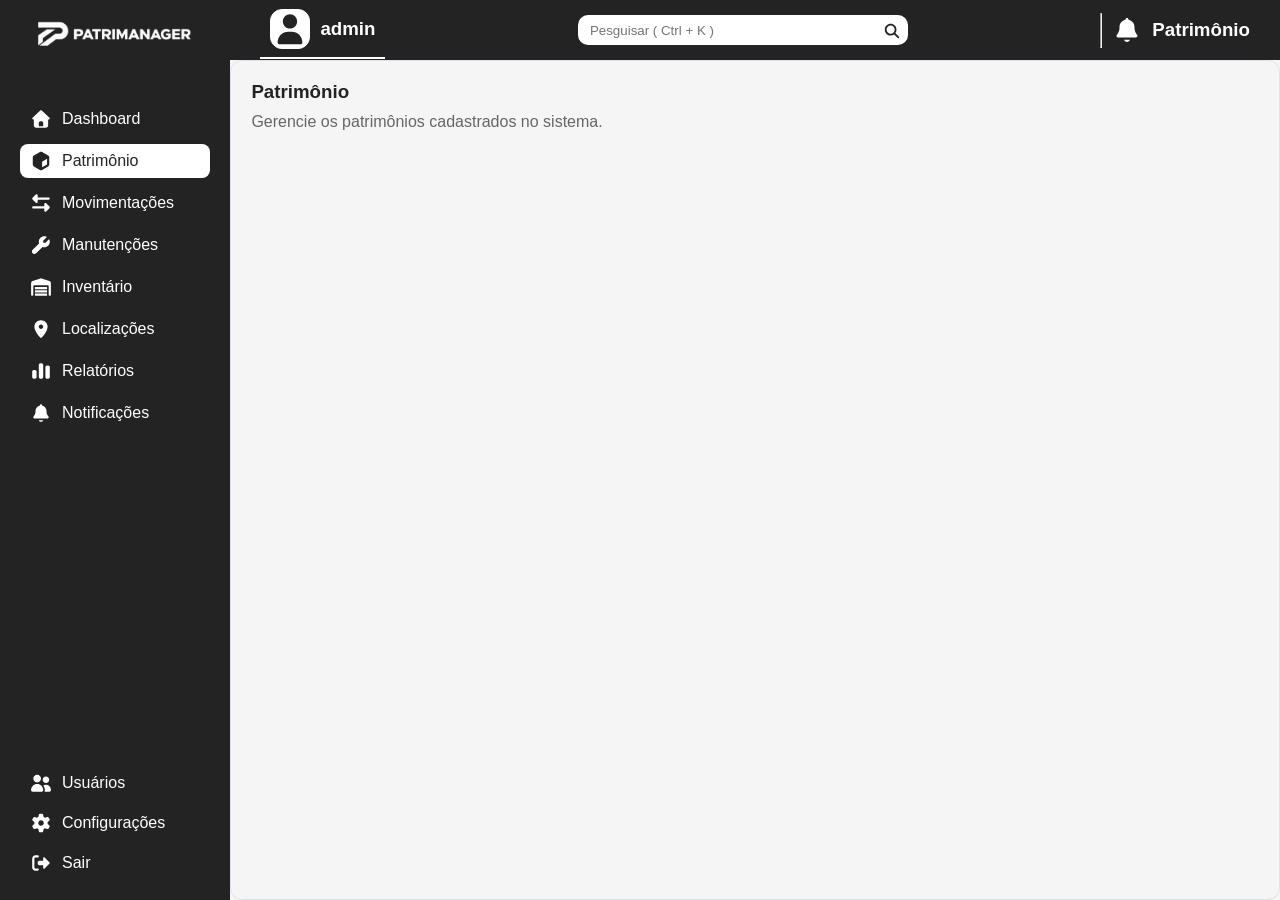
<file: pages/dashbord-pages/patrimonio.html>
<!DOCTYPE html>
<html lang="pt-br">
<head>
    <meta charset="UTF-8">
    <meta name="viewport" content="width=device-width, initial-scale=1.0">
    <title>Patrimônio || PatriManager</title>
    <link rel="shortcut icon" href="/public/assets/svg/dashbord/svg/Disabled-Icon/PatrimoniosDisabled.svg" type="image/x-icon">
    <link rel="stylesheet" href="/src/css/dashbord-style/global/global.css">
    <link rel="stylesheet" href="/src/css/dashbord-style/responsive/responsive.css">
</head>
<body>

    <section class="dashboard">

        <aside class="sidebar">

            <div class="logo">
                <img src="/public/assets/icons/logomain/logowhite.png" alt="PatriManager">
            </div>

            <nav class="menu">

                <a href="home.html" class="menu-item">
                    <img src="/public/assets/svg/dashbord/svg/Disabled-Icon/HomeDisabled.svg" alt="">
                    <span>Dashboard</span>
                </a>

                <a href="patrimonio.html" class="menu-item selected">
                    <img src="/public/assets/svg/dashbord/svg/Selected-Icon/PatrimoniosSelected.svg" alt="">
                    <span>Patrimônio</span>
                </a>

                <a href="movimentacoes.html" class="menu-item">
                    <img src="/public/assets/svg/dashbord/svg/Disabled-Icon/MovimentacaoDisabled.svg" alt="">
                    <span>Movimentações</span>
                </a>

                <a href="manutencoes.html" class="menu-item">
                    <img src="/public/assets/svg/dashbord/svg/Disabled-Icon/ManutencaoDisabled.svg" alt="">
                    <span>Manutenções</span>
                </a>

                <a href="inventario.html" class="menu-item">
                    <img src="/public/assets/svg/dashbord/svg/Disabled-Icon/InventarioDisabled.svg" alt="">
                    <span>Inventário</span>
                </a>

                <a href="localizacoes.html" class="menu-item">
                    <img src="/public/assets/svg/dashbord/svg/Disabled-Icon/LocationDisabled.svg" alt="">
                    <span>Localizações</span>
                </a>

                <a href="relatorios.html" class="menu-item">
                    <img src="/public/assets/svg/dashbord/svg/Disabled-Icon/RelatoriosDisabled.svg" alt="">
                    <span>Relatórios</span>
                </a>

                <a href="notificacoes.html" class="menu-item">
                    <img src="/public/assets/svg/dashbord/svg/Disabled-Icon/NotificacoesDisabled.svg" alt="">
                    <span>Notificações</span>
                </a>

            </nav>

            <div class="sidebar-bottom">

                <a href="usuarios.html" class="menu-item">
                    <img src="/public/assets/svg/dashbord/svg/Disabled-Icon/UserDisabled.svg" alt="">
                    <span>Usuários</span>
                </a>

                <a href="configuracoes.html" class="menu-item">
                    <img src="/public/assets/svg/dashbord/svg/Disabled-Icon/ConfiguracaoDisabled.svg" alt="">
                    <span>Configurações</span>
                </a>

                <a href="/pages/entrar.html" class="menu-item sair">
                    <img src="/public/assets/svg/dashbord/svg/SaidaI.svg" alt="">
                    <span>Sair</span>
                </a>

            </div>

        </aside>

        <main class="conteudo">

            <header class="header">

                <div id="Usuarios_Log">
                    <img id="Usuarios_Log_Img" src="/public/assets/svg/dashbord/svg/UserBase.svg" alt="">
                    <h3>admin</h3>
                </div>

                <div id="Find_Div">
                    <input placeholder="Pesguisar ( Ctrl + K ) " id="inputFind" type="text">
                    <button id="ButtonFind"><img src="/public/assets/svg/dashbord/svg/Find_Icon.svg" alt=""></button>

                </div>

                <div id="EndHeeader">

                    <hr class="HrHeeader">

                <a id="aHeader" href="notificacoes.html">
                    <img src="/public/assets/svg/dashbord/svg/Disabled-Icon/NotificacoesDisabled.svg" alt="">
                </a>

                <h3>Patrimônio</h3>
                </div>

            </header>

            <section class="pagina">
                <h1>Patrimônio</h1>
                <p>Gerencie os patrimônios cadastrados no sistema.</p>
            </section>

        </main>

    </section>

    <script src="/src/utils/pesguisaAtalho.js"></script>

</body>
</html>
</file>
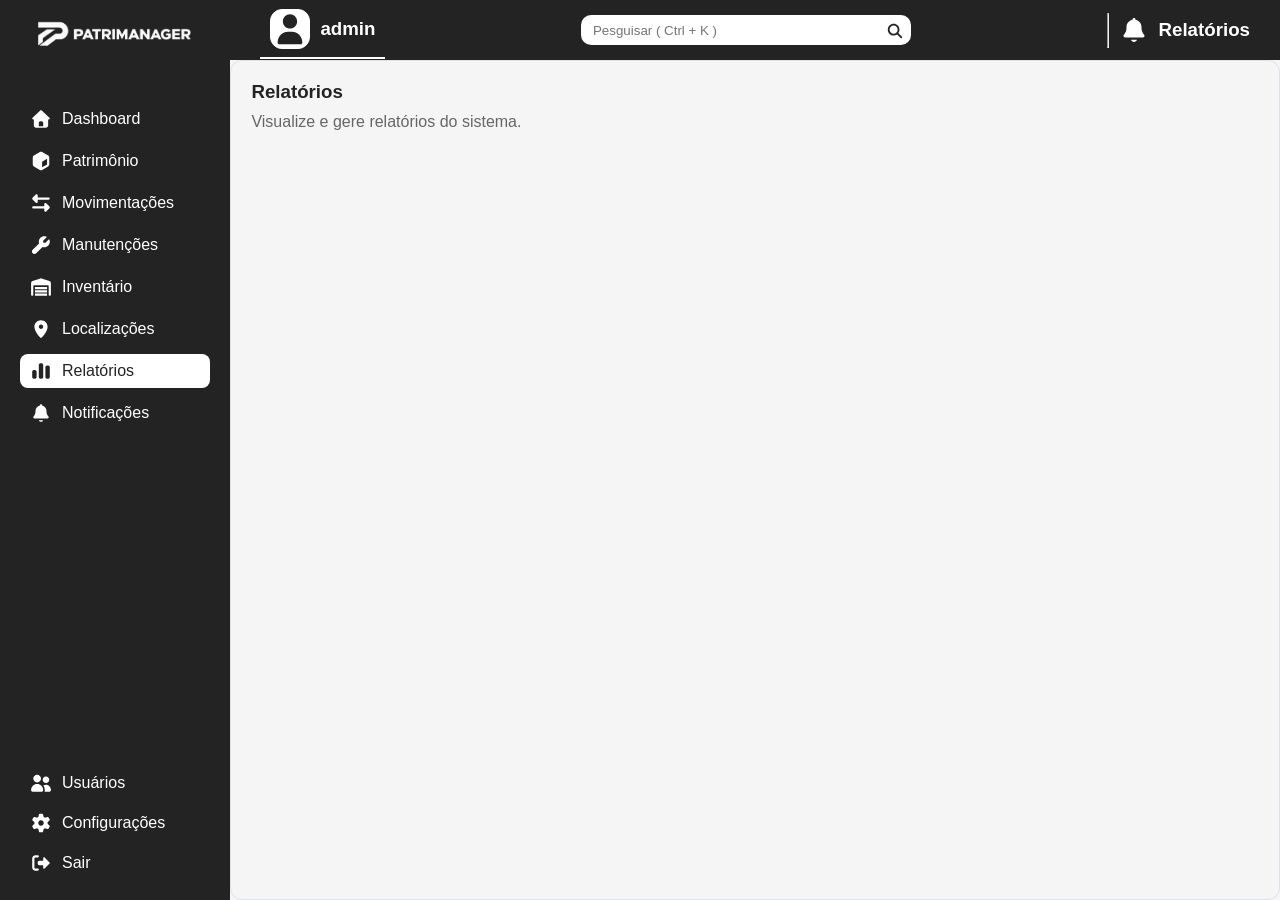
<file: pages/dashbord-pages/relatorios.html>
<!DOCTYPE html>
<html lang="pt-br">
<head>
    <meta charset="UTF-8">
    <meta name="viewport" content="width=device-width, initial-scale=1.0">
    <title>Relatórios || PatriManager</title>
    <link rel="shortcut icon" href="/public/assets/svg/dashbord/svg/Disabled-Icon/RelatoriosDisabled.svg" type="image/x-icon">
    <link rel="stylesheet" href="/src/css/dashbord-style/global/global.css">
    <link rel="stylesheet" href="/src/css/dashbord-style/responsive/responsive.css">
</head>
<body>

    <section class="dashboard">

        <aside class="sidebar">

            <div class="logo">
                <img src="/public/assets/icons/logomain/logowhite.png" alt="PatriManager">
            </div>

            <nav class="menu">

                <a href="home.html" class="menu-item">
                    <img src="/public/assets/svg/dashbord/svg/Disabled-Icon/HomeDisabled.svg" alt="">
                    <span>Dashboard</span>
                </a>

                <a href="patrimonio.html" class="menu-item">
                    <img src="/public/assets/svg/dashbord/svg/Disabled-Icon/PatrimoniosDisabled.svg" alt="">
                    <span>Patrimônio</span>
                </a>

                <a href="movimentacoes.html" class="menu-item">
                    <img src="/public/assets/svg/dashbord/svg/Disabled-Icon/MovimentacaoDisabled.svg" alt="">
                    <span>Movimentações</span>
                </a>

                <a href="manutencoes.html" class="menu-item">
                    <img src="/public/assets/svg/dashbord/svg/Disabled-Icon/ManutencaoDisabled.svg" alt="">
                    <span>Manutenções</span>
                </a>

                <a href="inventario.html" class="menu-item">
                    <img src="/public/assets/svg/dashbord/svg/Disabled-Icon/InventarioDisabled.svg" alt="">
                    <span>Inventário</span>
                </a>

                <a href="localizacoes.html" class="menu-item">
                    <img src="/public/assets/svg/dashbord/svg/Disabled-Icon/LocationDisabled.svg" alt="">
                    <span>Localizações</span>
                </a>

                <a href="relatorios.html" class="menu-item selected">
                    <img src="/public/assets/svg/dashbord/svg/Selected-Icon/RelatoriosSelected.svg" alt="">
                    <span>Relatórios</span>
                </a>

                <a href="notificacoes.html" class="menu-item">
                    <img src="/public/assets/svg/dashbord/svg/Disabled-Icon/NotificacoesDisabled.svg" alt="">
                    <span>Notificações</span>
                </a>

            </nav>

            <div class="sidebar-bottom">

                <a href="usuarios.html" class="menu-item">
                    <img src="/public/assets/svg/dashbord/svg/Disabled-Icon/UserDisabled.svg" alt="">
                    <span>Usuários</span>
                </a>

                <a href="configuracoes.html" class="menu-item">
                    <img src="/public/assets/svg/dashbord/svg/Disabled-Icon/ConfiguracaoDisabled.svg" alt="">
                    <span>Configurações</span>
                </a>

                <a href="/pages/entrar.html" class="menu-item sair">
                    <img src="/public/assets/svg/dashbord/svg/SaidaI.svg" alt="">
                    <span>Sair</span>
                </a>

            </div>

        </aside>

        <main class="conteudo">

            <header class="header">
                
                <div id="Usuarios_Log">
                    <img id="Usuarios_Log_Img" src="/public/assets/svg/dashbord/svg/UserBase.svg" alt="">
                    <h3>admin</h3>
                </div>

                <div id="Find_Div">
                    <input placeholder="Pesguisar ( Ctrl + K ) " id="inputFind" type="text">
                    <button id="ButtonFind"><img src="/public/assets/svg/dashbord/svg/Find_Icon.svg" alt=""></button>

                </div>

                <div id="EndHeeader">

                    <hr class="HrHeeader">

                <a id="aHeader" href="notificacoes.html">
                    <img src="/public/assets/svg/dashbord/svg/Disabled-Icon/NotificacoesDisabled.svg" alt="">
                </a>

                <h3>Relatórios</h3>
                </div>
                
            </header>

            <section class="pagina">
                <h1>Relatórios</h1>
                <p>Visualize e gere relatórios do sistema.</p>
            </section>

        </main>

    </section>

    <script src="/src/utils/pesguisaAtalho.js"></script>

</body>
</html>
</file>
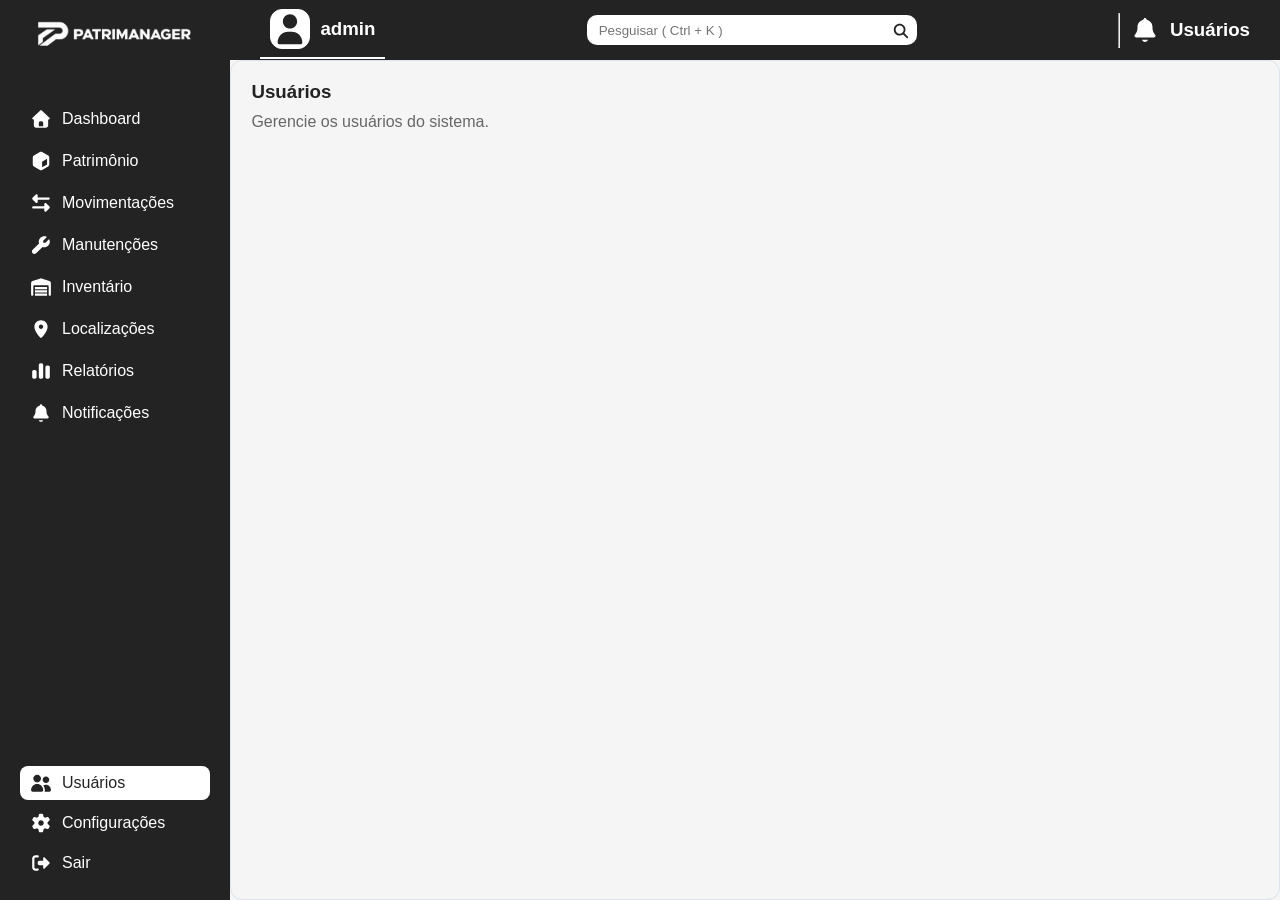
<file: pages/dashbord-pages/usuarios.html>
<!DOCTYPE html>
<html lang="pt-br">
<head>
    <meta charset="UTF-8">
    <meta name="viewport" content="width=device-width, initial-scale=1.0">
    <title>Usuários || PatriManager</title>
    <link rel="shortcut icon" href="/public/assets/svg/dashbord/svg/Disabled-Icon/UserDisabled.svg" type="image/x-icon">
    <link rel="stylesheet" href="/src/css/dashbord-style/global/global.css">
    <link rel="stylesheet" href="/src/css/dashbord-style/responsive/responsive.css">
</head>
<body>

    <section class="dashboard">

        <aside class="sidebar">

            <div class="logo">
                <img src="/public/assets/icons/logomain/logowhite.png" alt="PatriManager">
            </div>

            <nav class="menu">

                <a href="home.html" class="menu-item">
                    <img src="/public/assets/svg/dashbord/svg/Disabled-Icon/HomeDisabled.svg" alt="">
                    <span>Dashboard</span>
                </a>

                <a href="patrimonio.html" class="menu-item">
                    <img src="/public/assets/svg/dashbord/svg/Disabled-Icon/PatrimoniosDisabled.svg" alt="">
                    <span>Patrimônio</span>
                </a>

                <a href="movimentacoes.html" class="menu-item">
                    <img src="/public/assets/svg/dashbord/svg/Disabled-Icon/MovimentacaoDisabled.svg" alt="">
                    <span>Movimentações</span>
                </a>

                <a href="manutencoes.html" class="menu-item">
                    <img src="/public/assets/svg/dashbord/svg/Disabled-Icon/ManutencaoDisabled.svg" alt="">
                    <span>Manutenções</span>
                </a>

                <a href="inventario.html" class="menu-item">
                    <img src="/public/assets/svg/dashbord/svg/Disabled-Icon/InventarioDisabled.svg" alt="">
                    <span>Inventário</span>
                </a>

                <a href="localizacoes.html" class="menu-item">
                    <img src="/public/assets/svg/dashbord/svg/Disabled-Icon/LocationDisabled.svg" alt="">
                    <span>Localizações</span>
                </a>

                <a href="relatorios.html" class="menu-item">
                    <img src="/public/assets/svg/dashbord/svg/Disabled-Icon/RelatoriosDisabled.svg" alt="">
                    <span>Relatórios</span>
                </a>

                <a href="notificacoes.html" class="menu-item">
                    <img src="/public/assets/svg/dashbord/svg/Disabled-Icon/NotificacoesDisabled.svg" alt="">
                    <span>Notificações</span>
                </a>

            </nav>

            <div class="sidebar-bottom">

                <a href="usuarios.html" class="menu-item selected">
                    <img src="/public/assets/svg/dashbord/svg/Selected-Icon/UserSelected.svg" alt="">
                    <span>Usuários</span>
                </a>

                <a href="configuracoes.html" class="menu-item">
                    <img src="/public/assets/svg/dashbord/svg/Disabled-Icon/ConfiguracaoDisabled.svg" alt="">
                    <span>Configurações</span>
                </a>

                <a href="/pages/entrar.html" class="menu-item sair">
                    <img src="/public/assets/svg/dashbord/svg/SaidaI.svg" alt="">
                    <span>Sair</span>
                </a>

            </div>

        </aside>

        <main class="conteudo">

            <header class="header">

                <div id="Usuarios_Log">
                    <img id="Usuarios_Log_Img" src="/public/assets/svg/dashbord/svg/UserBase.svg" alt="">
                    <h3>admin</h3>
                </div>

                <div id="Find_Div">
                    <input placeholder="Pesguisar ( Ctrl + K ) " id="inputFind" type="text">
                    <button id="ButtonFind"><img src="/public/assets/svg/dashbord/svg/Find_Icon.svg" alt=""></button>

                </div>
                
                <div id="EndHeeader">

                    <hr class="HrHeeader">

                <a id="aHeader" href="notificacoes.html">
                    <img src="/public/assets/svg/dashbord/svg/Disabled-Icon/NotificacoesDisabled.svg" alt="">
                </a>

                <h3>Usuários</h3>
                </div>
                
            </header>

            <section class="pagina">
                <h1>Usuários</h1>
                <p>Gerencie os usuários do sistema.</p>
            </section>

        </main>

    </section>

    <script src="/src/utils/pesguisaAtalho.js"></script>

</body>
</html>
</file>
<file: src/css/style.css>
* {
    padding: 0px;
    margin: 0px;
    box-sizing: border-box;
}

body {
    width: 100%;
    min-height: 100vh;

    display: flex;
    flex-direction: column;

    font-family: Arial, Helvetica, sans-serif;
}

header {
    width: 100%;
    
    background-color: #232323;
    box-shadow: 0px 10px 5px 2px rgba(0, 0, 0, 0.3);
}

#DivHeader {
    width: 100%;
    padding-right: 20px; padding-left: 20px; padding-top: 15px; padding-bottom: 15px;

    display: flex;
    flex-direction: row;

    align-items: center;
    justify-content: space-between;
}

#DivHeaderMain {
    gap: 5px;

    display: flex;
    align-items: center;
    transition: all 0.3s ease;
}

#DivHeaderMain a {
    font-size: 24px;
    font-weight: 700;
    transition: all 0.3s ease; 
}

#DivHeaderMain img {
    width: 35px;
    height: 35px;
    transition: 0.3s;
}

#DivHeaderMain:hover {
    transform: translateY(-3px) scale(1.05);
}

nav a {
    font-size: 14px;
    font-weight: 700;
}

a {
    color: white;
    text-decoration: none;

    display: inline-block;
    transition: all 0.3s ease;
}

.AHover:hover {
    color: rgb(255, 249, 249);
    transform: translateY(-3px) scale(1.20);
}

.DivHeaderHover:hover {
    transform: translateY(-3px);
}

section {
    flex: 1;

    display: flex;
    flex-direction: column;

    align-items: center;
    justify-content: center;
}

section img {
    width: 100%;
    height: 100%;
}

footer {
    width: 100%;
    padding: 14px;

    background-color: #232323;
    color: white;

    display: flex;
    align-items: center;
    justify-content: space-between;
    box-shadow: 0px -10px 5px 2px rgba(0, 0, 0, 0.3);
}

#divfooter {
    display: flex;
    flex-direction: row;
    
    gap: 10px;
}

footer a {
    font-size: 20px;
}
</file>
<file: src/css/responsive/rep_index.css>
/*
   Tablet responsividade
   769px -> 1024px
*/

@media (max-width: 1024px) {

    #DivHeader {
        padding: 15px 25px;
    }

    #DivHeaderMain a {
        font-size: 22px;
    }

    #DivHeaderMain img {
        width: 32px;
        height: 32px;
    }

    section {
        width: 100%;
        padding: 20px;
    }

    #divSection {
        width: 100%;
    }

    section img {
        width: 100%;
        height: auto;
        max-width: 750px;
        object-fit: contain;
    }

    footer {
        padding: 14px 20px;
    }
}


/*
   Celular
   até 768px
*/

@media (max-width: 768px) {

    #DivHeader {
        padding: 14px 18px;
    }

    #DivHeaderMain {
        gap: 7px;
    }

    #DivHeaderMain a {
        font-size: 20px;
    }

    #DivHeaderMain img {
        width: 30px;
        height: 30px;
    }

    nav a {
        font-size: 13px;
    }

    section {
        width: 100%;
        padding: 15px;
    }

    #divSection {
        width: 100%;
    }

    section img {
        width: 100%;
        height: auto;
        max-width: 550px;
    }

    footer {
        padding: 13px 18px;
        gap: 10px;
    }

    footer p {
        font-size: 13px;
    }

    footer a {
        font-size: 18px;
    }
}


/*
   Celular - Mini
   até 570px
*/

@media (max-width: 570px) {

    #DivHeader {
        padding: 12px 14px;
    }

    #DivHeaderMain {
        gap: 5px;
    }

    #DivHeaderMain a {
        font-size: 17px;
    }

    #DivHeaderMain img {
        width: 27px;
        height: 27px;
    }

    nav a {
        font-size: 12px;
    }

    section {
        width: 100%;
        padding: 10px;
    }

    #divSection {
        width: 100%;
    }

    section img {
        width: 100%;
        height: auto;
        max-width: 100%;
    }

    footer {
        padding: 12px;
        gap: 8px;
    }

    footer p {
        font-size: 11px;
    }

    footer a {
        font-size: 16px;
    }
}
</file>
<file: src/css/cadastre-se.css>
* {
    margin: 0px;
    padding: 0px;
    box-sizing: border-box;
}

body {
    width: 100%;
    height: 100vh;
    display: flex;
    flex-direction: column;
    align-items: center;
    justify-content: center;
    font-family: Arial, Helvetica, sans-serif;
}

h1{
    font-size: 60px;
}

section {
    background-color: #232323;
    color: #FFFFFF;
    width: 45%;
    height: 95%;
    border-radius: 20px;
    display: flex;
    flex-direction: column;
    align-items: center;
    justify-content: center;
    text-align: center;
    gap: 5px;
    box-shadow: 0 15px 30px #000000a8;
}

form {
    width: 80%;
    display: flex;
    flex-direction: column;
    align-items: center;
    text-align: start;
    gap: 10px ;
}

.DivInput {
    width: 100%;
    display: flex;
    flex-direction: column;
}

input {
    color: white;
    background-color: transparent;
    width: 100%;
    padding: 18px;
    font-size: 15px;
    border: none;
    border-bottom: #FFFFFF 2px solid;
    border-right: #FFFFFF 1px solid;
    border-radius: 20px;
    outline: none;
    transition: 0.1s ;
}

input:hover {
    border: none;
    border-bottom: #FFFFFF 3px  solid ;
    border-right: #FFFFFF 2px solid ;
    font-size: 17px;
}

span {
    font-size: 15px;
}


button {
    color: #FFFFFF;
    background-color: #232323;
    width: 60%;
    padding: 10px;
    font-size: 20px;
    border-radius: 10px;
    border: #FFFFFF solid 1px;
    cursor: pointer;
    transition: 0.2s ease;
}

button:hover {
    font-size: 18px ;
    border: #FFFFFF solid 2px ;
}

a {
    font-size: 20px;
    color: white;
    transition: 0.2s ease;
}

a:hover {
    font-size: 18px;
}
</file>
<file: src/css/responsive/r_cadastre-se.css>
/* entar.css to entrar.html */

/*  
    Tablet responsividade 
    769px -> 1024px
*/

@media (max-width: 1024px) {
    section {
        width: 90%;
        height: 90%;
    }
}

/* 
    Celular
    até 768px
*/

@media (max-width: 768px) {
    h1 {
        font-size: 60px;
    }

    section {
        width: 95%;
        height: 95%;
        gap: 2px;
    }

    input {
        padding: 10px;
        font-size: 10px;
    }

    span {
        font-size: 10px;
    }
}

/* 
    Celular - Mini
    até 570px
*/

@media (max-width: 570px) {
    section {
        width: 90%;
        height: 90%;
    }

    input {
        font-size: 20px;
    }

    h1 {
        font-size: 30px;
    }
}
</file>
<file: src/css/entrar.css>
* {
    margin: 0px;
    padding: 0px;
    box-sizing: border-box;
}

body {
    width: 100%;
    min-height: 100vh;

    display: flex;
    align-items: center;
    justify-content: center;

    font-family: Arial, Helvetica, sans-serif;
    background-color: #232323;
}

.LoginContainer {
    width: 100%;
    min-height: 100vh;

    display: flex;
    align-items: center;
    justify-content: center;

    padding: 20px;
}

.LoginCard {
    width: 100%;
    max-width: 400px;

    padding: 35px;

    background-color: #ffffff;
    border-radius: 12px;

    box-shadow: 0px 5px 20px rgba(0, 0, 0, 0.3);
}

.LoginHeader {
    text-align: center;
    margin-bottom: 5px;
}

#imgLoginHeader {
    width: 80%;
}

.LoginHeader h1 {
    font-size: 28px;
    margin-bottom: 8px;
    color: #232323;
}

.LoginHeader p {
    font-size: 14px;
    color: #777777;
}

.InputGroup {
    display: flex;
    flex-direction: column;

    gap: 8px;
    margin-bottom: 20px;
}

.InputGroup label {
    font-size: 14px;
    font-weight: 600;
    color: #333333;
}

.InputGroup input {
    width: 100%;
    padding: 12px;

    border: 1px solid #cccccc;
    border-radius: 6px;

    outline: none;
    font-size: 14px;
}

.InputGroup input:focus {
    border-color: #555555;
}

.PasswordContainer {
    position: relative;

    display: flex;
    align-items: center;
}

.PasswordContainer input {
    padding-right: 45px;
}

.PasswordContainer button {
    position: absolute;
    right: 12px;

    display: flex;
    align-items: center;
    justify-content: center;

    background: transparent;
    border: none;

    color: #777777;
    font-size: 16px;

    cursor: pointer;
}

.PasswordContainer button:hover {
    color: #232323;
}

#btnLogin {
    width: 100%;
    padding: 12px;

    border: none;
    border-radius: 6px;

    background-color: #232323;
    color: #ffffff;

    font-size: 15px;
    font-weight: 600;

    cursor: pointer;
    transition: 0.3s;
}

#btnLogin:hover {
    background-color: #444444;
}

#btnLogin:disabled {
    opacity: 0.6;
    cursor: not-allowed;
}

#mensagemLogin {
    margin-top: 12px;
    font-size: 13px;
    text-align: center;
}

.LoginFooter {
    margin-top: 25px;
    text-align: center;
}

.LoginFooter p {
    font-size: 11px;
    color: #888888;
}
</file>
<file: src/css/error404.css>
* {
    margin: 0px;
    padding: 0px;
    box-sizing: border-box;
}

body {
    width: 100vw;
    height: 100vh;
    display: flex;
    flex-direction: column;
    justify-content: center;
    align-items: center;
    font-family: Arial, Helvetica, sans-serif;
}

h1 {
    font-size: 180px;
    font-weight: 900;
    align-items: center;
    color: #232323;
    text-shadow: 2px 5px 5px #000000;
    letter-spacing: -12px;
    margin-right: 12px;
    margin-bottom: -85px;
}

h2 {
    margin-top: 30px;
    margin-bottom: -6px;
    font-size: 50px;
}

#container1 {
    display: flex;
    flex-direction: column;    
    align-items: center;
}

h2 {
    color: #232323;
    text-shadow: 0px 3px 5px #000000;
}

p {
    color: #232323;
}

#div1 {
    display: flex;
    flex-direction: column;
    align-items: center;
}

button {
    font-weight: 900;
    font-size: 25px;
    margin-top: 20px;
    padding: 10px;
    padding-left: 35px;
    padding-right: 35px;
    border: none;
    border-radius: 10px ;
    background-color: #232323;
    color: #FFFFFF;
    transition: 0.2s;
    cursor: pointer;
}

button:hover {
    font-size: 24px ;
    color: #232323;
    background-color: #FFFFFF;
    border: 3px #232323 solid;
    padding-left: 45px;
    padding-right: 45px;
}
</file>
<file: src/css/responsive/r_error404.css>
/* error404.css to error404.html */

/*  
    Tablet responsividade 
    769px -> 1024px
*/

@media (max-width: 1024px) {

}

/* 
    Celular
    até 768px
*/

@media (max-width: 768px){

}

/* 
    Celular - Mini
    até 570px
*/

@media (max-width: 570px) {
    h1 {
        font-size: 100px;
        margin-bottom: -55px;
    }
    h2 {
        font-size: 25px;
        text-align: center;
    }

    p {
        font-size: 10px;
        align-items: center;
    }
    button {
        font-size: 20px;
    }

    button:hover {
        font-size: 20px ;
        color: #232323;
        background-color: #FFFFFF;
        border: 3px #232323 solid;
        padding-left: 30px;
        padding-right: 30px;
    }
}
</file>
<file: src/css/dashbord-style/global/global.css>
* {
    padding: 0;
    margin: 0;
    box-sizing: border-box;
}

body {
    width: 100%;
    min-height: 100vh;
    font-family: Arial, sans-serif;
    background-color: #f5f5f5;
}

.dashboard {
    display: flex;
    width: 100%;
    min-height: 100vh;
}

/* SIDEBAR */

.sidebar {
    width: 18%;
    height: 100vh;

    position: fixed;
    top: 0;
    left: 0;

    display: flex;
    flex-direction: column;

    padding: 20px;

    background-color: #232323;
}

.logo {
    display: flex;
    justify-content: center;
    align-items: center;

    margin-top: -18px;
    margin-bottom: 40px;
}

.logo img {
    width: 180px;
    height: auto;
}

.menu {
    display: flex;
    flex-direction: column;
    gap: 8px;
}

.menu-item {
    display: flex;
    align-items: center;
    gap: 10px;

    padding: 6px 10px;

    color: #ffffff;
    text-decoration: none;

    border-radius: 8px;

    transition: 0.2s;
}

.menu-item img {
    width: 22px;
    height: 22px;
}

.menu-item:hover {
    background-color: #161616;
    transform: translateX(4px);
}

.selected {
    color: #232323;
    background-color: #ffffff;
}

.selected:hover {
    color: #232323;
    background-color: #ffffff;
}


.sidebar-bottom {
    margin-top: auto;

    display: flex;
    flex-direction: column;
    gap: 6px;
}


.sair:hover {
    background-color: #dc2626;
}


.conteudo {
    width: 82%;
    min-height: 100vh;

    margin-left: 18%;

    display: flex;
    flex-direction: column;

    background-color: #f5f5f5;
}


.header {
    width: 100%;
    height: 60px;

    display: flex;
    align-items: center;
    justify-content: space-between;
    gap: 10px;

    padding: 0 30px;

    background-color: #232323;
    color: #ffffff;
}

#aHeader {
    width: 30px;
    height: 30px;
    transition: 0.3s ease;
}

#aHeader:hover {
    padding: 1px;
    transform: translateY(-5px);
} 

#EndHeeader {

    display: flex;
    flex-direction: row;
    align-items: center;
    justify-content: center;
    gap: 10px;
}

.HrHeeader {
    height: 35px;
}



h3 {
    text-align: center;
}


#Usuarios_Log {
    display: flex;
    flex-direction: row;
    align-items: center;
    gap: 10px;

    border-bottom: 2px #ffffff solid;

    padding: 8px 10px;

    color: white;
}

#Usuarios_Log_Img {
    width: 40px;
    height: 40px;

    border: 1px #ffffff solid;
    border-radius: 12px;
    
    background-color: #ffffff;
}



.pagina {
    width: 100%;
    flex: 1;
    padding: 20px;

    border: 1px solid #dce3eb;
    border-radius: 12px;

}

.Div_Header1 {
    display: flex;
    flex-direction: row;
    align-items: center;
    justify-content: space-between;

    width: 100%;

    padding: 15px;
    margin-top: 2px;
    border: 1px solid #dce3eb;
    border-radius: 12px;

    background-color: #ffffff;
    box-shadow: 0 2px 8px rgba(0, 0, 0, 0.04);
} 

select {
    border: none;
    background-color: #F5F5F5;
}



#DiasDiv {
    display: flex;
    align-items: center;
    gap: 2px;
    
    border-radius: 10px;

    padding: 10px;
    color: #232323;
}

#DiasDiv #categoria :hover {
    background: #ffffff;
    color: #232323;
}

option:checked {
    background-color: #ffffff;
}

#DiasDiv #categoria :checked {
    background-color: #e6e6e6;
    color: #232323;
}

#categoria {
    width: 100%;
    height: 30px;
    border: none;
    background-color: #ffffff;
    color: #232323;
    padding: 5px;
    border-radius: 10px;
}


#CalendarCategoriaImg {
    width: 22px;
    height: 22px;
}

select:focus {
    outline: none;
}

.pagina h1 {
    color: #232323;
    margin-bottom: 10px;
}

.pagina p {
    color: #666666;
}

#Find_Div {
    display: flex;
    align-items: center;
    border-radius: 10px;
    transition: 0.3s ease;
}

#Find_Div:hover {
    border-color: #232323;
    background-color: #666666;
}

input {
    width: 300px;
    height: 30px;
    border: 2px solid transparent;
    border-radius: 10px;
    border-top-right-radius: 0;
    border-bottom-right-radius: 0;
    background-color: #ffffff;
    padding: 10px;
    transition: 0.3s ease;
}

input:hover {
    background-color: #f0f0f0;
    border-color: #232323;
}

input:focus {
    outline: none;
    border-color: #232323;
    background-color: #ffffff;
}

#ButtonFind {
    width: 30px;
    height: 30px;
    background-color: #ffffff;
    border: 2px solid transparent;
    border-left: none;
    padding: 5px;
    border-top-right-radius: 10px;
    border-bottom-right-radius: 10px;
    transition: 0.3s ease;
    cursor: pointer;
}

#ButtonFind:hover {
    background-color: #eaeaea;
    
}

#inputFind:focus {
    outline: none;
}


/* - Pop Style - */

.popup-overlay {
    position: fixed;
    inset: 0;
    z-index: 9999;

    display: flex;
    align-items: center;
    justify-content: center;

    background-color: rgba(0, 0, 0, 0.65);
    backdrop-filter: blur(3px);

    animation: aparecer 0.3s ease;
}

.popup {
    position: relative;

    width: 380px;
    padding: 35px;

    text-align: center;

    background-color: #232323;
    color: #ffffff;

    border: 1px solid #3a3a3a;
    border-radius: 15px;

    box-shadow: 0 15px 40px rgba(0, 0, 0, 0.5);

    animation: subir 0.3s ease;
}

.popup-fechar {
    position: absolute;
    top: 10px;
    right: 15px;

    width: 30px;
    height: 30px;

    border: none;
    background: transparent;

    color: #ffffff;
    font-size: 25px;

    cursor: pointer;
    transition: 0.3s ease;
}

.popup-fechar:hover {
    color: #aaaaaa;
    transform: rotate(90deg);
}

.popup-icon {
    width: 65px;
    height: 65px;

    margin: 0 auto 20px;

    display: flex;
    align-items: center;
    justify-content: center;

    border-radius: 50%;

    background-color: #ffffff;
    color: #232323;

    font-size: 32px;
    font-weight: bold;

    box-shadow: 0 5px 20px rgba(255, 255, 255, 0.15);
}

.popup h2 {
    margin-bottom: 10px;

    color: #ffffff;
    font-size: 24px;
}

.popup p {
    margin-bottom: 25px;

    color: #aaaaaa;
    font-size: 15px;
}

.popup-button {
    width: 100%;
    height: 42px;

    border: none;
    border-radius: 8px;

    background-color: #ffffff;
    color: #232323;

    font-size: 15px;
    font-weight: bold;

    cursor: pointer;

    transition: 0.3s ease;
}

.popup-button:hover {
    background-color: #dcdcdc;
    transform: translateY(-2px);
}

.popup-overlay.fechar {
    animation: desaparecer 0.3s ease forwards;
}

@keyframes aparecer {
    from {
        opacity: 0;
    }

    to {
        opacity: 1;
    }
}

@keyframes desaparecer {
    from {
        opacity: 1;
    }

    to {
        opacity: 0;
    }
}

@keyframes subir {
    from {
        opacity: 0;
        transform: translateY(25px) scale(0.95);
    }

    to {
        opacity: 1;
        transform: translateY(0) scale(1);
    }
}


.AtividadesRecentes {
    width: 100%;
    margin-top: 20px;
    padding: 18px;

    background-color: #ffffff;

    border: 1px solid #dce3eb;
    border-radius: 12px;

    box-shadow: 0 2px 8px rgba(0, 0, 0, 0.04);
}

/* Cabeçalho */

.AtividadesHeader {
    display: flex;
    align-items: center;
    justify-content: space-between;

    margin-bottom: 15px;
}

.AtividadesHeader h2 {
    color: #232323;
    font-size: 18px;
    font-weight: 600;
}

.BotaoVerTodas {
    display: inline-flex;
    align-items: center;
    justify-content: center;

    color: #232323;

    font-size: 13px;
    font-weight: 600;

    text-decoration: none;

    transition: 0.2s;
}

.BotaoVerTodas:hover {
    color: #444444;
    text-decoration: underline;
}

/* Lista de atividades */

.ListaAtividades {
    display: flex;
    flex-direction: column;

    gap: 10px;
    width: 100%;
}

/* Item */

.AtividadeItem {
    display: flex;
    align-items: center;

    gap: 12px;

    width: 100%;
    min-height: 30px;

    padding: 5px 8px;
}

/* Ícones */

.AtividadeIcon {
    display: flex;
    align-items: center;
    justify-content: center;

    width: 27px;
    height: 27px;
    min-width: 27px;

    border-radius: 50%;

    color: #ffffff;
    font-size: 16px;
    font-weight: bold;
}

/* Cores dos ícones */

.IconPatrimonio {
    background-color: #1684EF;
}

.IconMovimentacao {
    background-color: #df12fd;
}

.IconManutencao {
    background-color: #F06C18;
}

.IconUsuario {
    background-color: #ffc934;
}

/* Cores dos itens */

.Color_Patrimonio {
    background-color: #E2F1FD;
    border-radius: 5px;
}

.Color_Movimentacao {
    background-color: #fad3ff;
    border-radius: 5px;
}

.Color_Manutencao {
    background-color: #FDEADD;
    border-radius: 5px;
}

.Color_Usuario {
    background-color: #fff3d3;
    border-radius: 5px;
}

/* Conteúdo da atividade */

.AtividadeConteudo {
    display: flex;
    flex-direction: column;
    justify-content: center;

    flex: 1;
    min-width: 0;

    gap: 3px;
}

/* Título da atividade */

.AtividadeItem p {
    flex: 1;
    min-width: 0;

    margin: 0;

    color: #444444;

    font-size: 13px;
    font-weight: 400;
    line-height: 1.3;
}

.AtividadeItem strong {
    color: #232323;
    font-weight: 600;
}

/* Descrição */

.AtividadeDescricao {
    color: #64748B;

    font-size: 11px;
    font-weight: 400;

    line-height: 1.3;
}

/* Horário */

.AtividadeTempo {
    margin-left: auto;

    color: #888888;

    font-size: 12px;

    white-space: nowrap;
    flex-shrink: 0;
}
</file>
<file: src/css/dashbord-style/responsive/responsive.css>
/* Responsividade do Dashboard - PatriManager V3.0 */

/* Tablet: até 1024px */
@media (max-width: 1024px) {
    .sidebar {
        width: 220px;
        padding: 18px 14px;
    }

    .logo img {
        width: 165px;
    }

    .conteudo {
        width: calc(100% - 220px);
        margin-left: 220px;
    }

    .header {
        padding: 0 22px;
    }

    .pagina {
        padding: 24px;
    }
}

/* Celular: até 768px */
@media (max-width: 768px) {
    .dashboard {
        flex-direction: column;
    }

    .sidebar {
        position: relative;
        top: auto;
        left: auto;
        width: 100%;
        height: auto;
        padding: 12px;
        gap: 12px;
    }

    .logo {
        margin: 0 0 8px;
        justify-content: flex-start;
    }

    .logo img {
        width: 145px;
    }

    .menu,
    .sidebar-bottom {
        flex-direction: row;
        gap: 6px;
        overflow-x: auto;
        overflow-y: hidden;
        padding-bottom: 6px;
        scrollbar-width: thin;
    }

    .sidebar-bottom {
        margin-top: 0;
        border-top: 1px solid #3a3a3a;
        padding-top: 8px;
    }

    .menu-item {
        flex: 0 0 auto;
        white-space: nowrap;
        padding: 9px 10px;
        font-size: 13px;
    }

    .menu-item:hover {
        transform: translateY(-2px);
    }

    .menu-item img {
        width: 20px;
        height: 20px;
    }

    .conteudo {
        width: 100%;
        min-height: auto;
        min-height: calc(100vh - 150px);
        margin-left: 0;
    }

    .header {
        min-height: 60px;
        height: auto;
        justify-content: space-between;
        flex-wrap: wrap;
        gap: 10px;
        padding: 12px 16px;
    }

    .header h3 {
        font-size: 17px;
    }

    .pagina {
        padding: 20px 16px;
    }

    .popup {
        width: min(380px, calc(100% - 32px));
        padding: 30px 22px;
    }
}

/* Celular pequeno: até 570px */
@media (max-width: 570px) {
    .sidebar {
        padding: 10px;
    }

    .logo img {
        width: 125px;
    }

    .menu-item {
        gap: 7px;
        padding: 8px;
        font-size: 12px;
    }

    .menu-item img {
        width: 18px;
        height: 18px;
    }

    .header {
        text-align: center;
        align-items: stretch;
        flex-direction: column-reverse;
        padding: 12px;
    }

    #Usuarios_Log {
        align-items: center;
        justify-content: center;
    }

    .header h3 {
        font-size: 16px;
    }

    .HrHeeader {

    opacity: 0;


    }

    #Find_Div {
        width: 100%;
    }

    #inputFind {
        width: 100%;
        min-width: 0;
    }

    .pagina {
        padding: 18px 12px;
    }

    .pagina h1 {
        font-size: 22px;
    }

    .pagina p {
        font-size: 14px;
    }

    .popup {
        padding: 28px 18px;
    }

    .popup h2 {
        font-size: 20px;
    }
}
</file>
